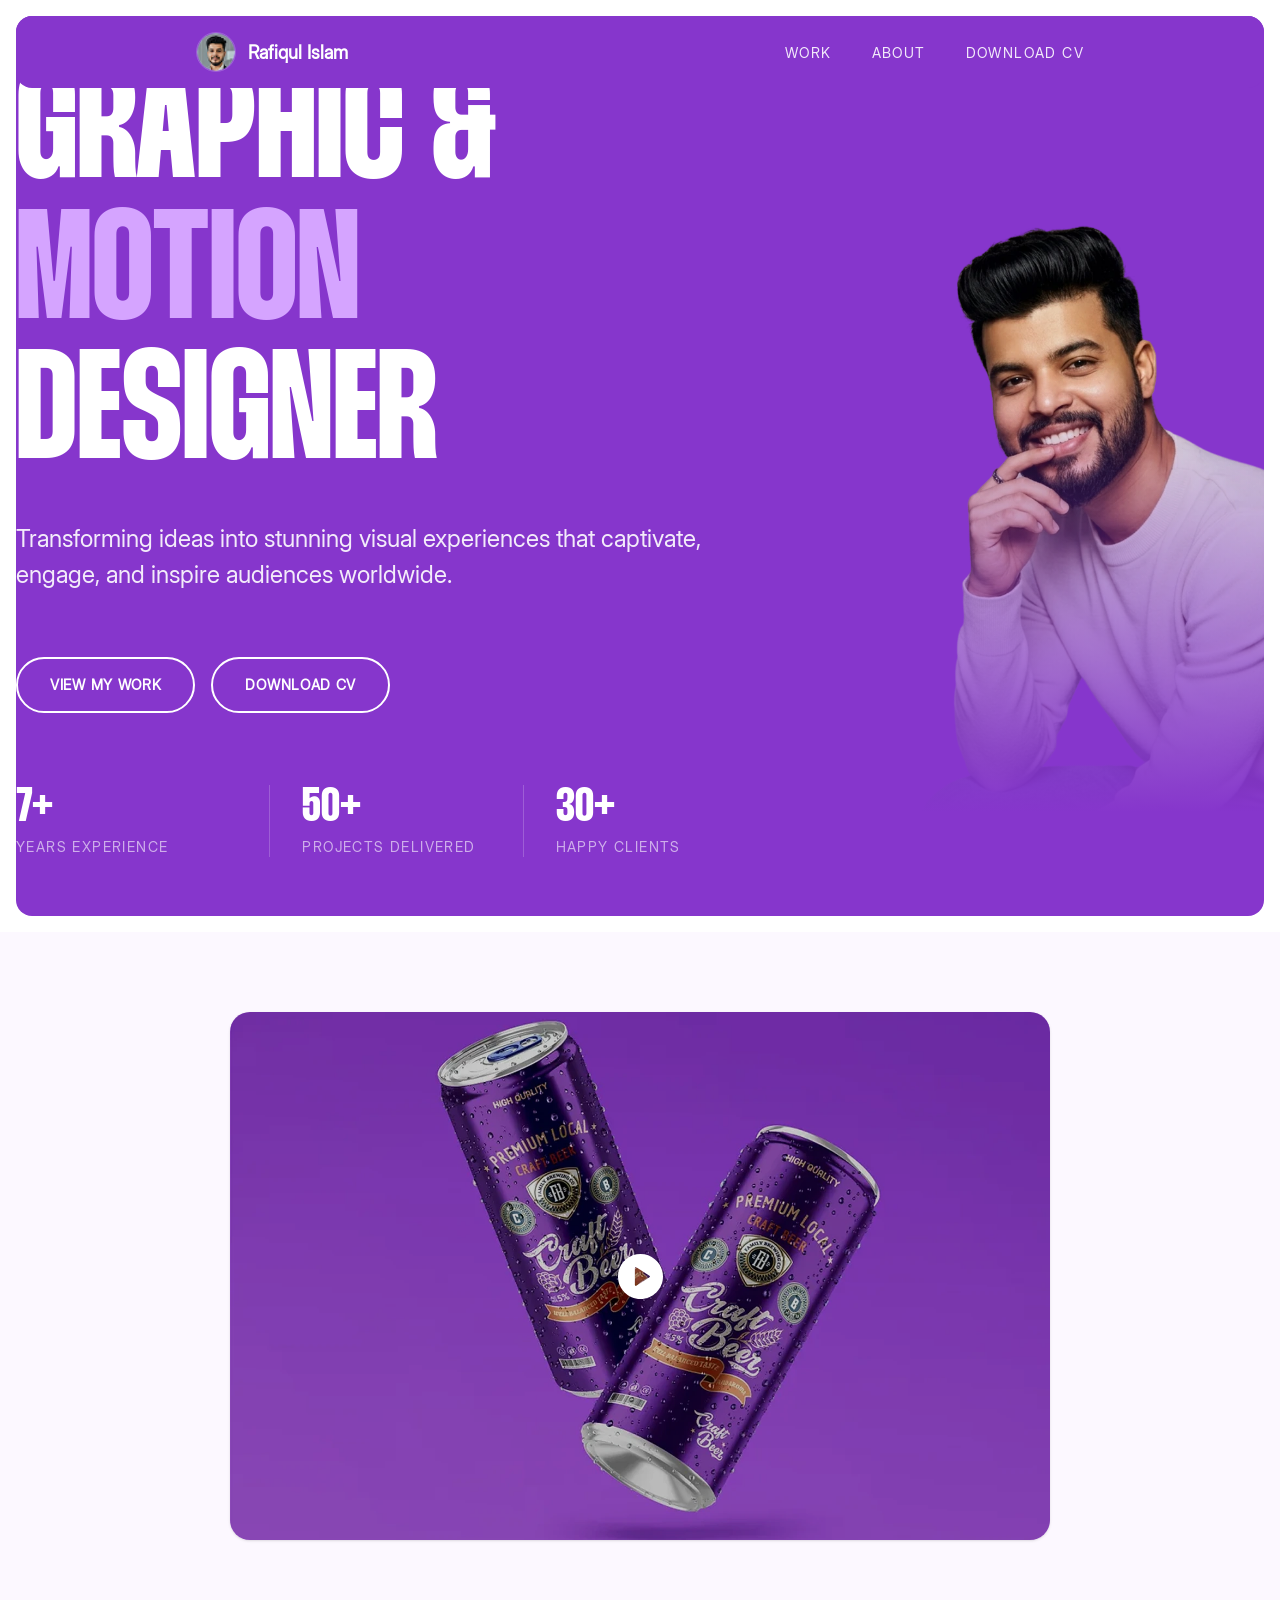
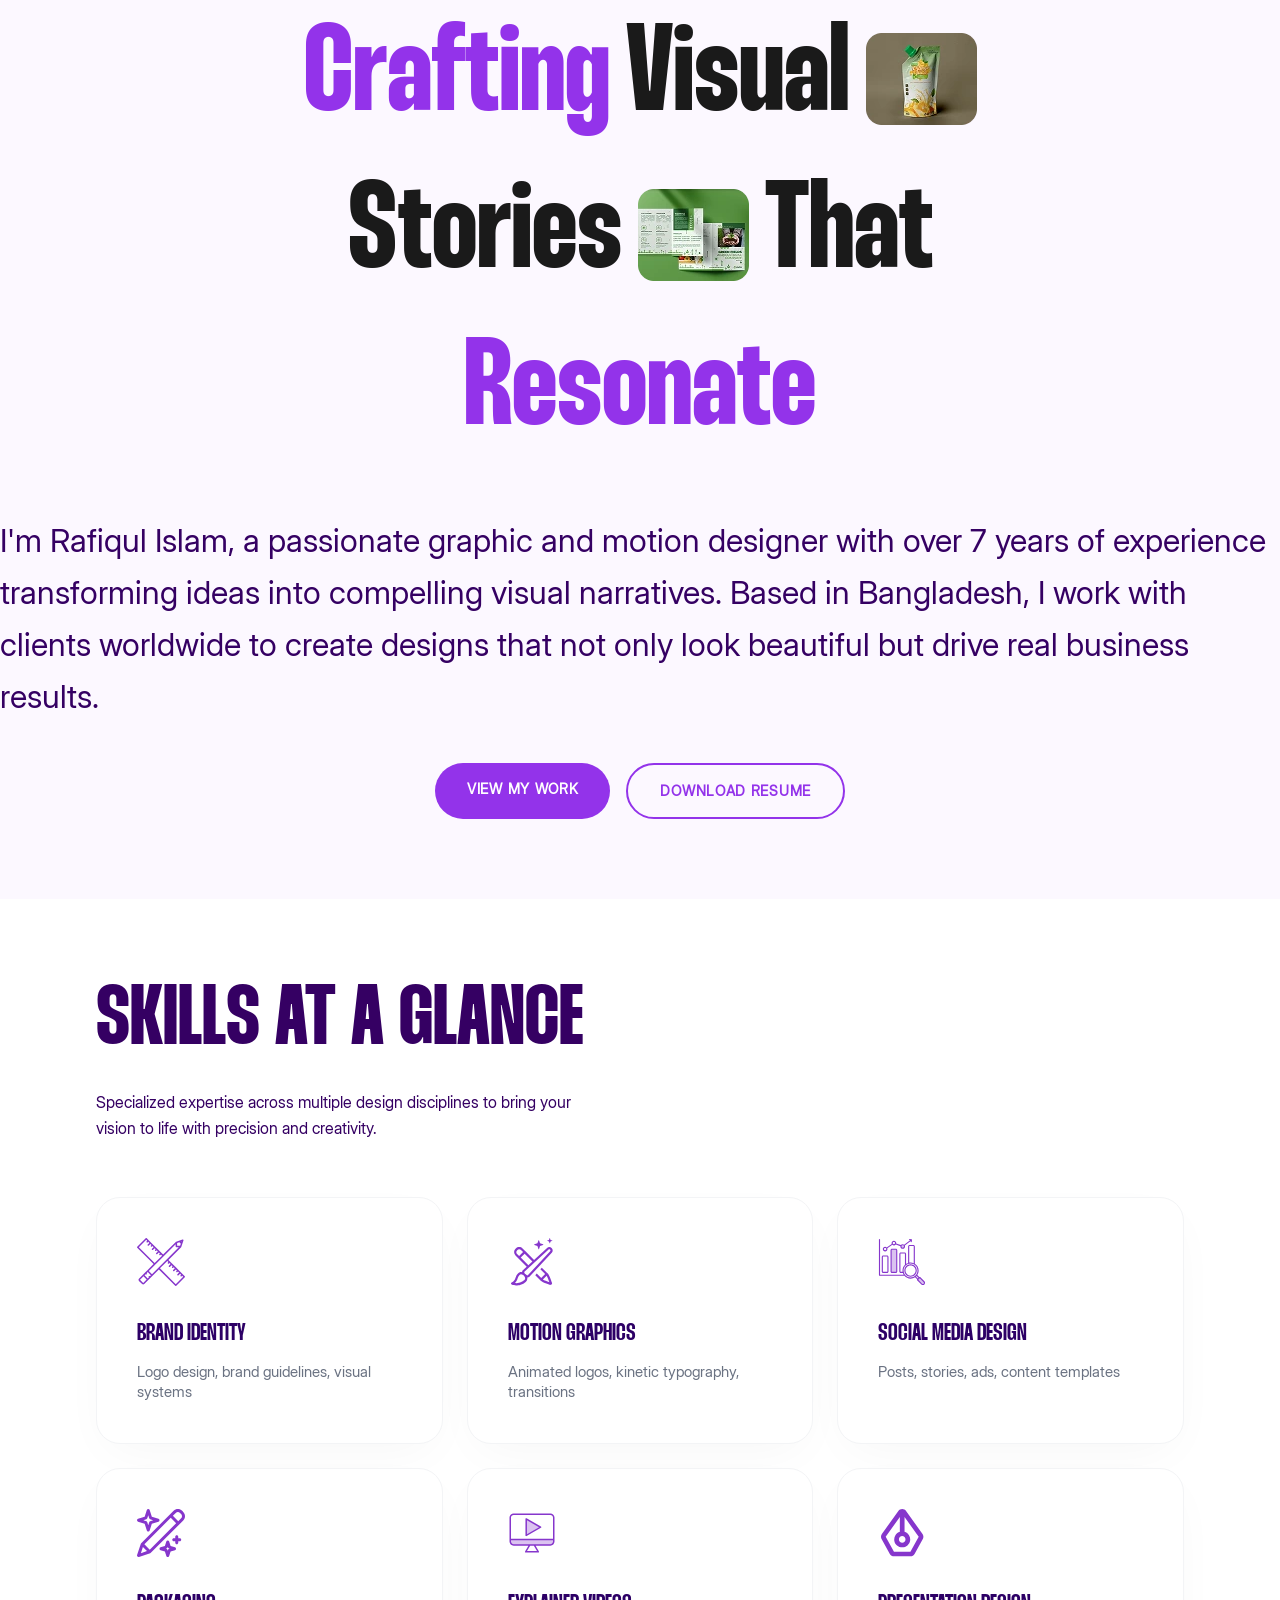
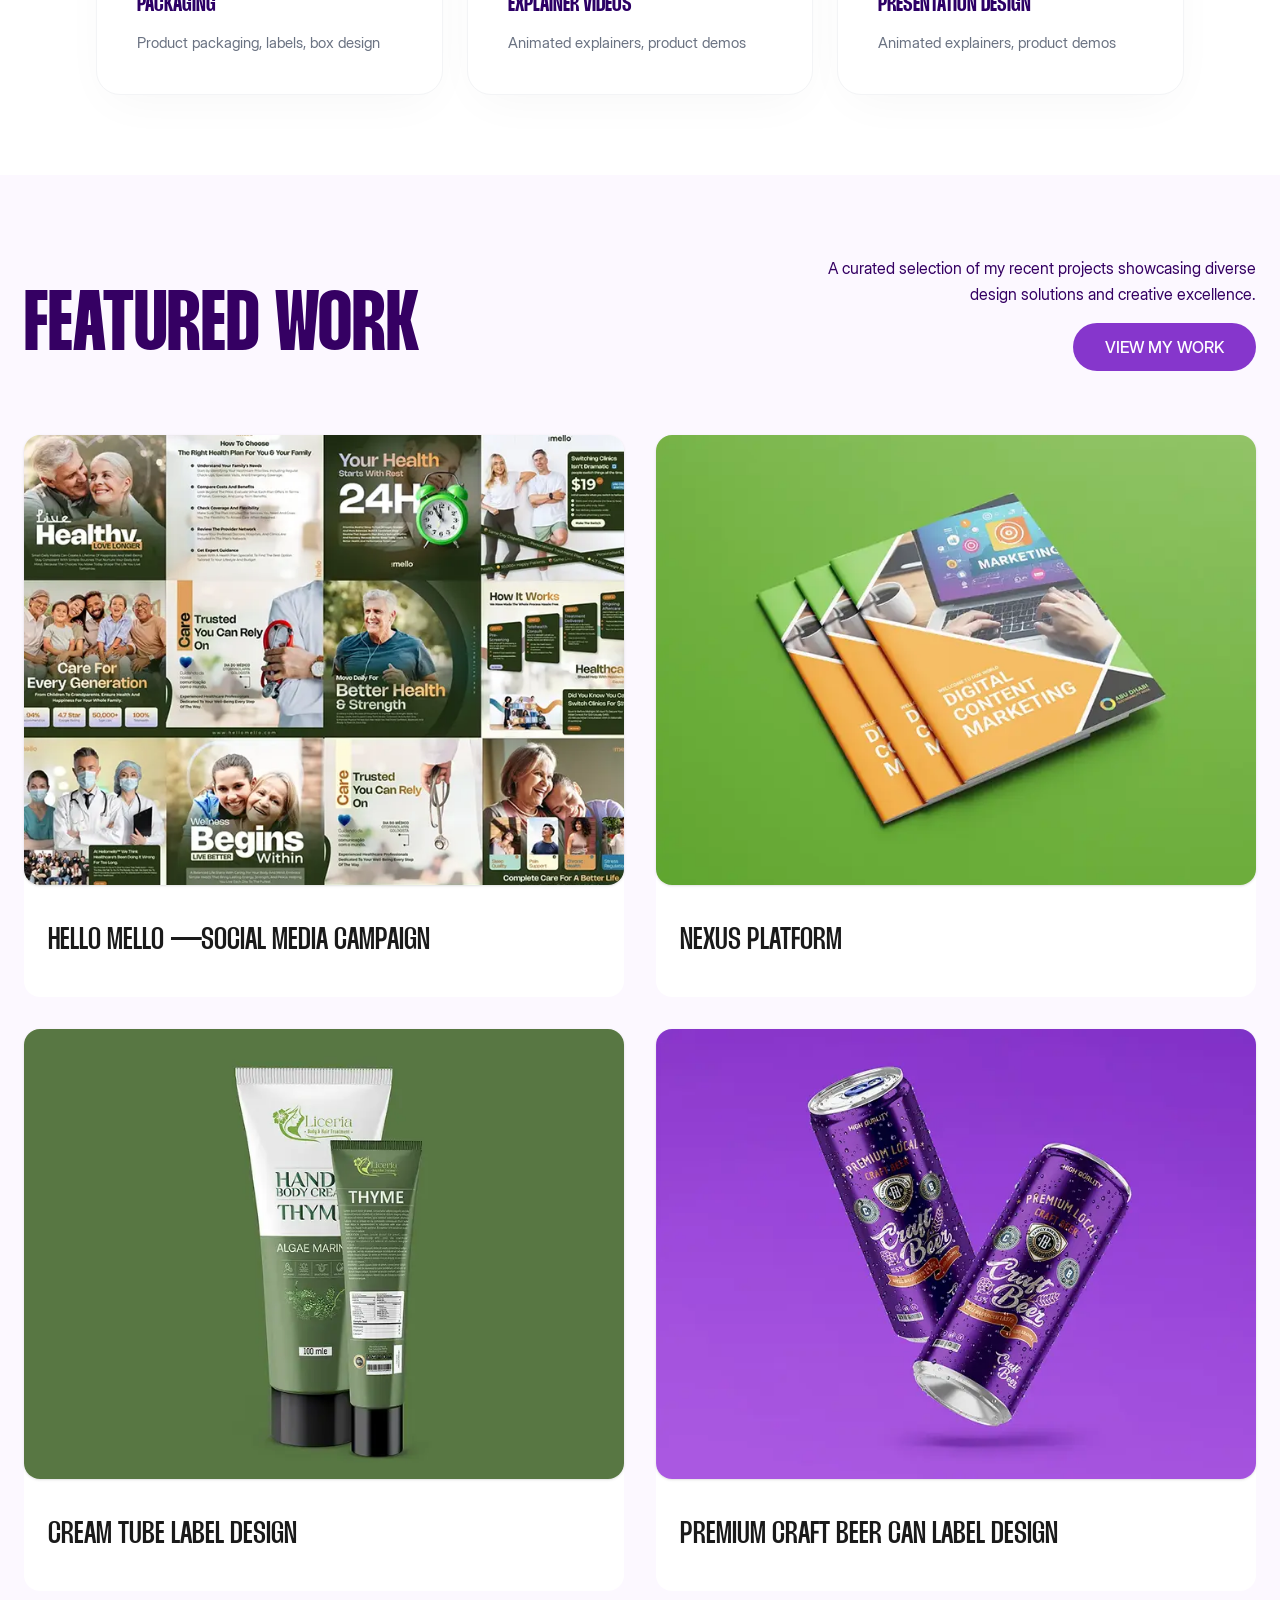
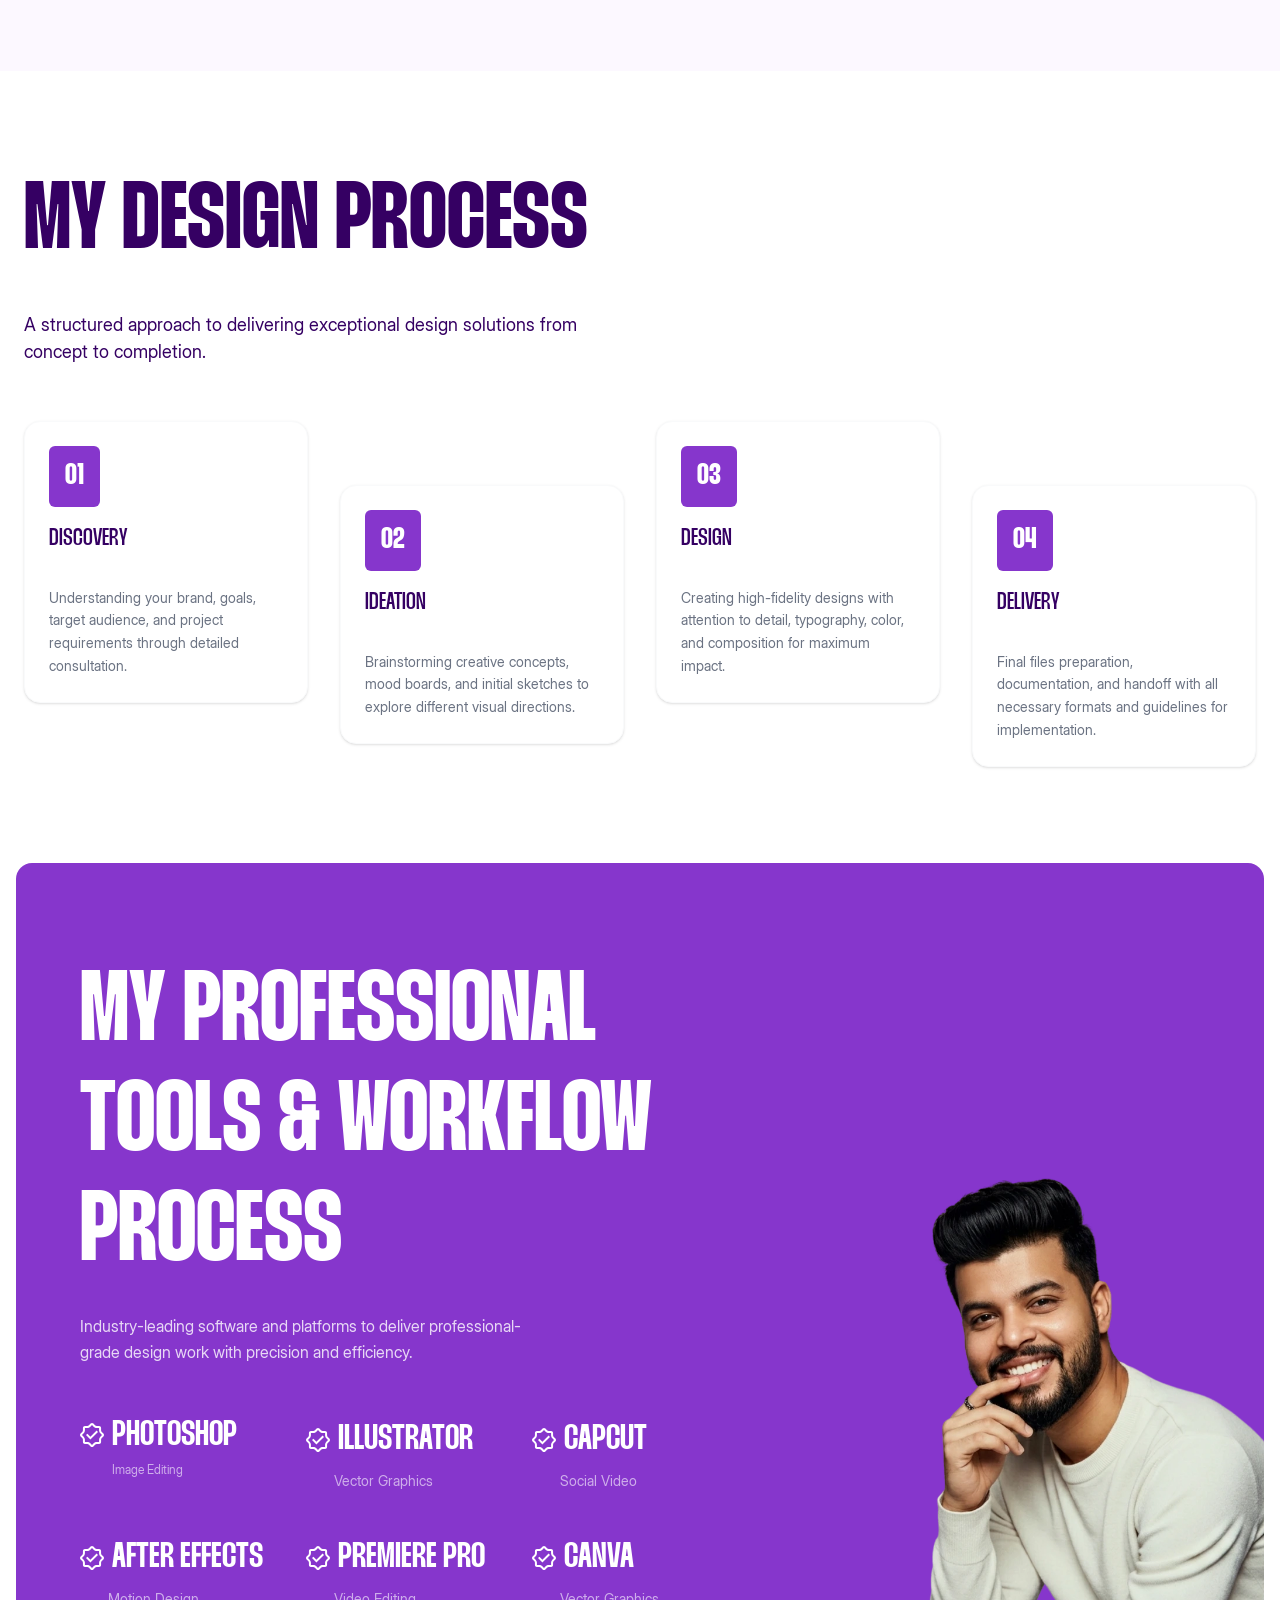
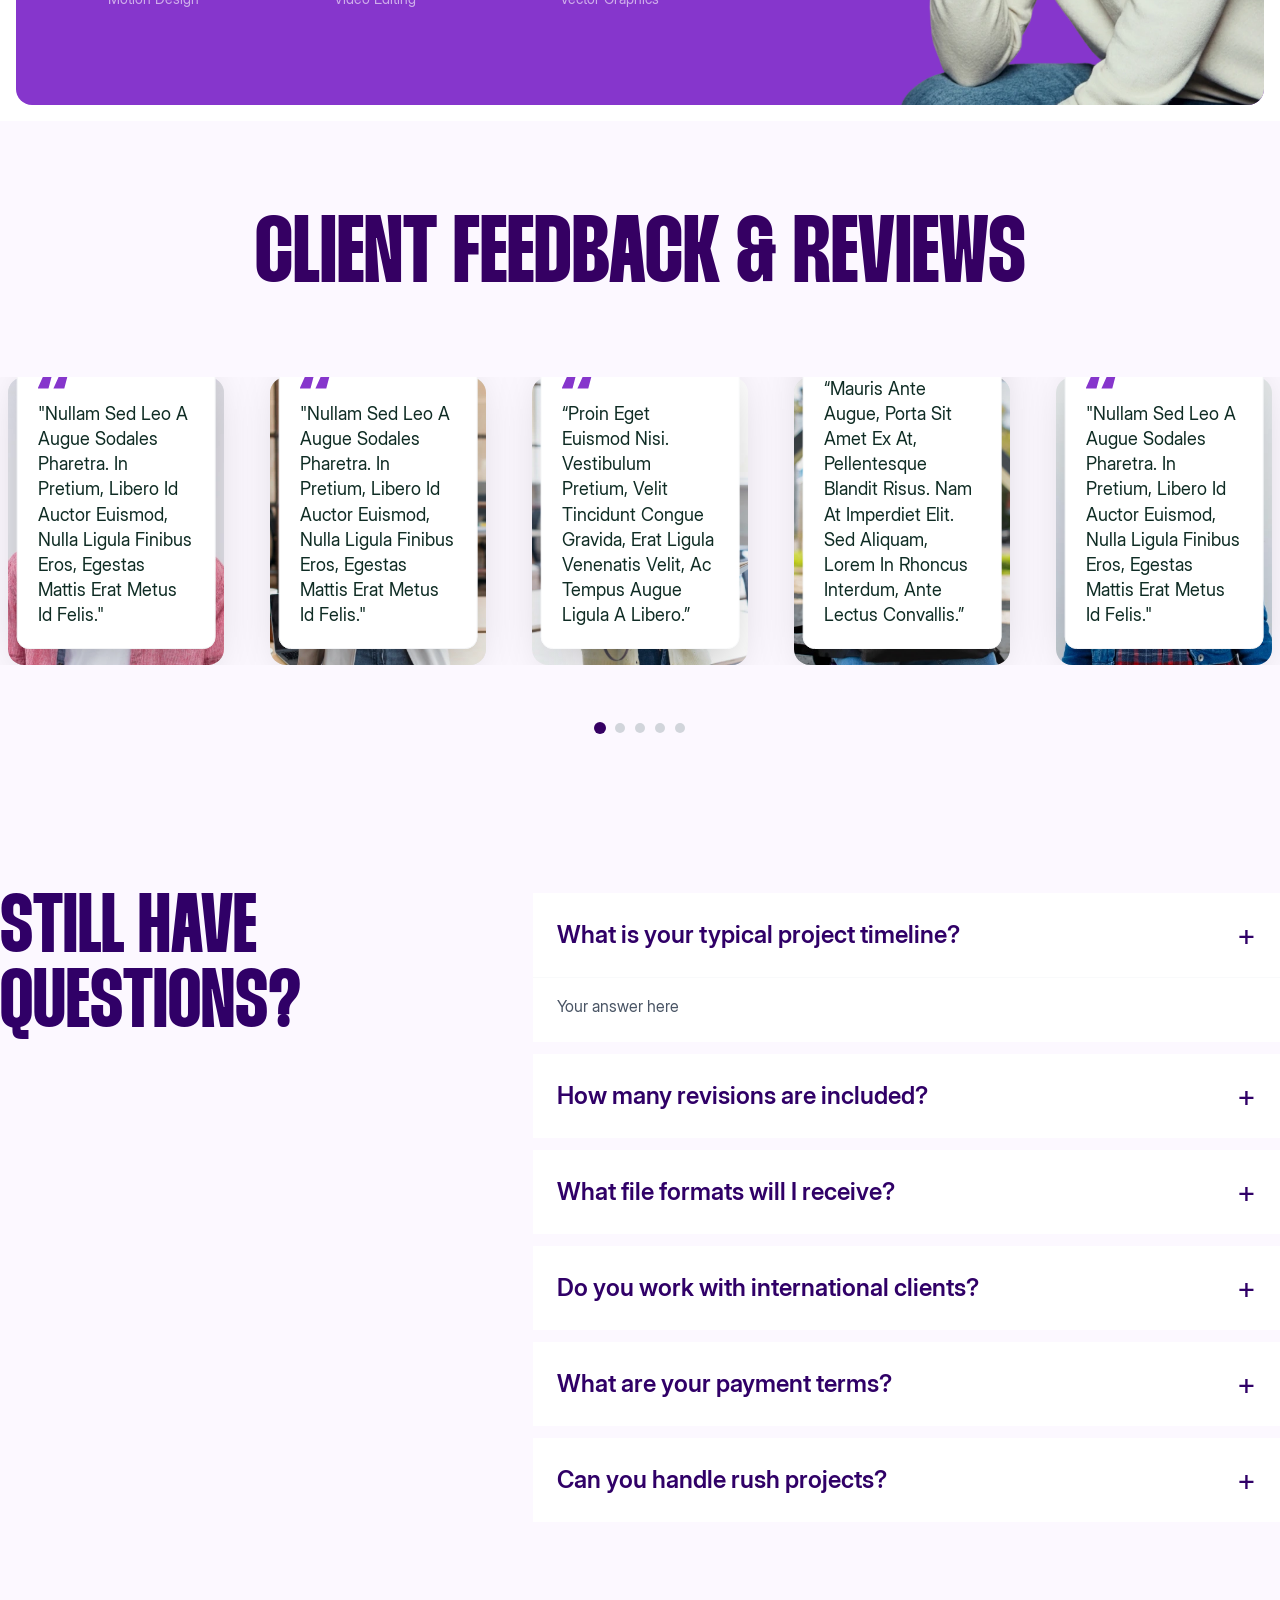
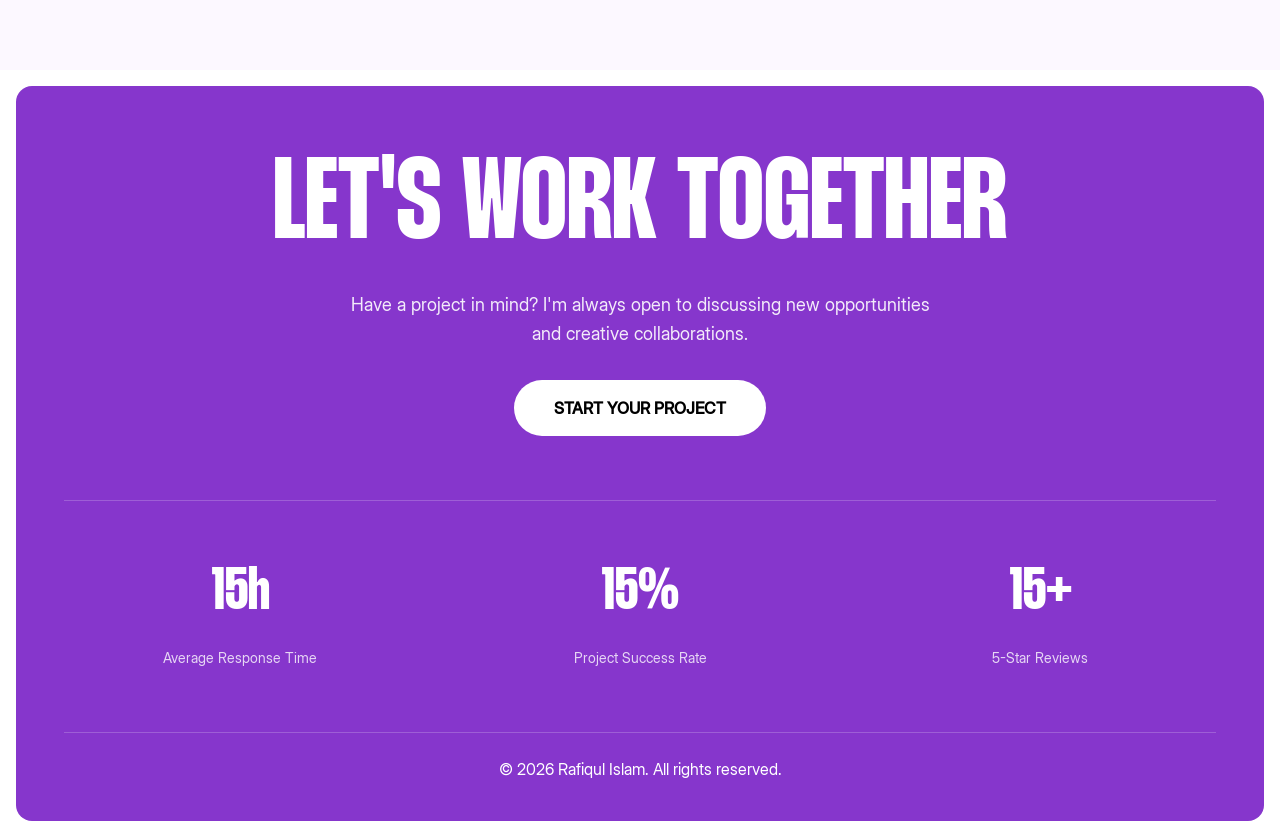
<file: index.html>
<!DOCTYPE html>
<html lang="en">

<head>
    <meta charset="UTF-8">
    <meta name="viewport" content="width=device-width, initial-scale=1.0">
    <title>Rafiqul Islam</title>
    <link rel="stylesheet" href="assets/css/style.css">
    <link rel="stylesheet" href="assets/css/splide.min.css">
</head>

<body>


    <nav id="navbar" class="navbar">
        <div class="nav-container">
            <a href="index.html" class="nav-brand">
                <div class="brand-img-wrapper">
                    <img src="assets/images/nav-img.png" alt="Rafiqul Islam" class="brand-img" />
                </div>
                <span class="brand-name">Rafiqul Islam</span>
            </a>

            <div class="nav-actions">
                <ul class="desktop-menu">
                    <li><a href="project.html" class="nav-link">Work</a></li>
                    <li><a href="#" class="nav-link">About</a></li>
                    <li><a href="#" class="nav-link">Download CV</a></li>
                </ul>

                <button id="hamburger" class="hamburger">
                    <span id="ham1" class="ham-line"></span>
                    <span id="ham2" class="ham-line"></span>
                    <span id="ham3" class="ham-line ham-short"></span>
                </button>
            </div>
        </div>
    </nav>

    <div id="mobile-menu" class="mobile-menu hidden">
        <a href="project.html" class="mobile-link border-bottom">Work</a>
        <a href="#" class="mobile-link border-bottom">About</a>
        <a href="#" class="mobile-link">Download CV</a>
    </div>



    <!-- Hero -->
    <section class="bg-[#8636CC] flex items-center overflow-hidden m-[8px] md:m-[16px] rounded-[16px]">
        <div class="container mx-auto min-h-screen flex items-center justify-center p-4 sm:p-8 md:p-0">
            <div class="grid grid-cols-12 gap-0 items-center flex-grow pt-16 md:pt-8">

                <div class="col-span-12 lg:col-span-7 z-10 space-y-8">
                    <div class="md:pb-[32px]">
                        <h1
                            class="font-thunder-bold text-white text-[90px] md:text-[156px] font-black leading-[0.9] uppercase pb-[32px]">
                            Graphic & <br><span class="text-[#D5A4FF]">Motion</span> Designer
                        </h1>
                        <p class="font-inter-display text-white/90 text-[24px]">
                            Transforming ideas into stunning visual experiences that captivate, engage, and inspire
                            audiences worldwide.
                        </p>
                    </div>

                    <div class="flex flex-wrap gap-4 pb-[40px]">
                        <a href="#"
                            class="border-2 border-white text-white px-8 py-4 rounded-full font-bold uppercase tracking-wider text-sm hover:bg-white hover:text-[#8636CC] transition-all">
                            View My Work
                        </a>
                        <a href="#"
                            class="border-2 border-white text-white px-8 py-4 rounded-full font-bold uppercase tracking-wider text-sm hover:bg-white hover:text-[#8636CC] transition-all">
                            Download CV
                        </a>
                    </div>

                    <div class="grid grid-cols-3 gap-3 md:gap-8 max-w-3xl pb-0 md:pb-[40px]">
                        <div class="flex flex-col">
                            <span class="font-thunder-bold text-white text-4xl md:text-5xl">
                                <span class="counter" data-target="7">0</span>+
                            </span>
                            <span class="text-white/60 text-xs md:text-sm uppercase tracking-widest mt-1">Years
                                Experience</span>
                        </div>

                        <div class="flex flex-col border-l border-white/20 pl-6 md:pl-8">
                            <span class="font-thunder-bold text-white text-4xl md:text-5xl">
                                <span class="counter" data-target="50">0</span>+
                            </span>
                            <span class="text-white/60 text-xs md:text-sm uppercase tracking-widest mt-1">Projects
                                Delivered</span>
                        </div>

                        <div class="flex flex-col border-l border-white/20 pl-8">
                            <span class="font-thunder-bold text-white text-4xl md:text-5xl">
                                <span class="counter" data-target="30">0</span>+
                            </span>
                            <span class="text-white/60 text-xs md:text-sm uppercase tracking-widest mt-1">Happy
                                Clients</span>
                        </div>
                    </div>
                </div>

                <div class="col-span-12 lg:col-span-5 mr-0 md:-mr-40 relative">
                    <img src="assets/images/hero-profile.webp" alt="Rafiqul Islam"
                        class="w-full aspect-1072/1040 object-cover" />
                    <div class="hero-gradient absolute inset-0 pointer-events-none">
                    </div>
                </div>

            </div>
        </div>

    </section>

    <!-- About -->
    <section class="bg-[#FCF8FF] py-10 md:py-20 px-4 md:px-0">
        <div class="container mx-auto">
            <div class="max-w-[820px] justify-center mx-auto mb-12 overflow-hidden rounded-[20px] shadow-sm relative group md:p-0"
                id="video-container">
                <img src="assets/images/home-img1.webp" alt="Featured Project" class="w-full h-auto block"
                    id="video-thumbnail">

                <button onclick="playVideo()"
                    class="absolute inset-0 flex items-center justify-center bg-black/20 group-hover:bg-black/40 transition-all duration-300"
                    id="play-button">
                    <div
                        class="w-full max-w-[45px] rounded-full flex items-center justify-center shadow-xl transform group-hover:scale-102 transition-transform cursor-pointer">
                        <img class="w-full aspect-45/45" src="assets/images/home-img7.svg" alt="Play Icon">
                    </div>
                </button>
            </div>

            <div class="mb-8 p-4">
                <h2
                    class="font-thunder-bold px-0 md:px-[250px] text-[56px] md:text-[124px] justify-center items-center flex flex-wrap gap-x-3 md:gap-x-4 md:gap-y-2 leading-[1.2]">
                    <span class="text-[#9333EA]">Crafting</span>
                    <span class="text-[#1A1A1A]">Visual</span>
                    <img src="assets/images/home-img2.webp" alt="Icon" class="w-[40px] md:w-auto rounded-lg">
                    <span class="text-[#1A1A1A]">Stories</span>
                    <img src="assets/images/home-img3.webp" alt="Icon" class="w-[40px] md:w-auto rounded-lg">
                    <span class="text-[#1A1A1A]">That</span>
                    <span class="text-[#9333EA]">Resonate</span>
                </h2>
            </div>

            <div class="mb-10 justify-center items-center flex flex-wrap">
                <p class="inter-display text-[#350063] text-[18px] md:text-[32px] leading-relaxed">
                    I'm Rafiqul Islam, a passionate graphic and motion designer with over 7 years of experience
                    transforming ideas into compelling visual narratives. Based in Bangladesh, I work with clients
                    worldwide to create designs that not only look beautiful but drive real business results.
                </p>
            </div>

            <div class="flex flex-wrap justify-center gap-4">
                <a href="#"
                    class="inter-display-medium text-center bg-[#9333EA] hover:bg-[#7e22ce] text-white w-full md:w-auto px-8 py-4 rounded-full font-semibold uppercase text-sm tracking-wider transition-all">
                    View My Work
                </a>
                <a href="#"
                    class="inter-display-medium text-center border-2 border-[#9333EA] text-[#9333EA] hover:bg-[#9333EA] hover:text-white w-full md:w-auto px-8 py-4 rounded-full font-semibold uppercase text-sm tracking-wider transition-all">
                    Download Resume
                </a>
            </div>
        </div>
    </section>

    <!-- Skills at a Glance -->
    <section class="bg-white py-0 md:py-20 px-6 md:px-12 lg:px-24">
        <div class="container mx-auto">
            <div class="mb-14">
                <h2
                    class="font-thunder-bold text-[#350063] text-[46px] md:text-[86px] font-black uppercase leading-none mb-6">
                    Skills at a Glance
                </h2>
                <p
                    class="font-inter-display text-[#350063] max-w-lg text-sm md:text-[16px] leading-relaxed font-medium">
                    Specialized expertise across multiple design disciplines to bring your vision to life with precision
                    and creativity.
                </p>
            </div>

            <div class="grid grid-cols-1 md:grid-cols-2 lg:grid-cols-3 gap-6">
                <div
                    class="bg-white border border-gray-100 p-6 md:p-10 rounded-[24px] shadow-[0_15px_50px_-12px_rgba(0,0,0,0.04)] hover:shadow-lg transition-all duration-300 flex flex-col items-start">
                    <div class="mb-8">
                        <img src="assets/images/home-img1.svg" alt="Brand Identity" class="w-12 h-12 object-contain">
                    </div>
                    <h3 class="font-thunder-semi-bold text-[#2D0066] text-2xl font-black uppercase mb-3">Brand
                        Identity</h3>
                    <p class="font-inter-display text-gray-500 text-[15px] leading-snug">Logo design, brand guidelines,
                        visual systems</p>
                </div>

                <div
                    class="bg-white border border-gray-100 p-6 md:p-10 rounded-[24px] shadow-[0_15px_50px_-12px_rgba(0,0,0,0.04)] hover:shadow-lg transition-all duration-300 flex flex-col items-start">
                    <div class="mb-8">
                        <img src="assets/images/home-img2.svg" alt="Motion Graphics" class="w-12 h-12 object-contain">
                    </div>
                    <h3 class="font-thunder-semi-bold text-[#2D0066] text-2xl font-black uppercase mb-3">Motion
                        Graphics</h3>
                    <p class="font-inter-display text-gray-500 text-[15px] leading-snug">Animated logos, kinetic
                        typography,
                        transitions
                    </p>
                </div>

                <div
                    class="bg-white border border-gray-100 p-6 md:p-10 rounded-[24px] shadow-[0_15px_50px_-12px_rgba(0,0,0,0.04)] hover:shadow-lg transition-all duration-300 flex flex-col items-start">
                    <div class="mb-8">
                        <img src="assets/images/home-img3.svg" alt="Social Media" class="w-12 h-12 object-contain">
                    </div>
                    <h3 class="font-thunder-semi-bold text-[#2D0066] text-2xl font-black uppercase mb-3">Social
                        Media Design</h3>
                    <p class="font-inter-display text-gray-500 text-[15px] leading-snug">Posts, stories, ads, content
                        templates</p>
                </div>

                <div
                    class="bg-white border border-gray-100 p-6 md:p-10 rounded-[24px] shadow-[0_15px_50px_-12px_rgba(0,0,0,0.04)] hover:shadow-lg transition-all duration-300 flex flex-col items-start">
                    <div class="mb-8">
                        <img src="assets/images/home-img4.svg" alt="Packaging" class="w-12 h-12 object-contain">
                    </div>
                    <h3 class="font-thunder-semi-bold text-[#2D0066] text-2xl font-black uppercase mb-3">
                        Packaging</h3>
                    <p class="font-inter-display text-gray-500 text-[15px] leading-snug">Product packaging, labels, box
                        design</p>
                </div>

                <div
                    class="bg-white border border-gray-100 p-6 md:p-10 rounded-[24px] shadow-[0_15px_50px_-12px_rgba(0,0,0,0.04)] hover:shadow-lg transition-all duration-300 flex flex-col items-start">
                    <div class="mb-8">
                        <img src="assets/images/home-img5.svg" alt="Explainer Videos" class="w-12 h-12 object-contain">
                    </div>
                    <h3 class="font-thunder-semi-bold text-[#2D0066] text-2xl font-black uppercase mb-3">
                        Explainer Videos</h3>
                    <p class="font-inter-display text-gray-500 text-[15px] leading-snug">Animated explainers, product
                        demos
                    </p>
                </div>

                <div
                    class="bg-white border border-gray-100 p-6 md:p-10 rounded-[24px] shadow-[0_15px_50px_-12px_rgba(0,0,0,0.04)] hover:shadow-lg transition-all duration-300 flex flex-col items-start">
                    <div class="mb-0 md:mb-8">
                        <img src="assets/images/home-img6.svg" alt="Presentation Design"
                            class="w-12 h-12 object-contain">
                    </div>
                    <h3 class="font-thunder-semi-bold text-[#2D0066] text-2xl font-black uppercase mb-3">Presentation
                        Design
                    </h3>
                    <p class="font-inter-display text-gray-500 text-[15px] leading-snug">Animated explainers, product
                        demos
                    </p>
                </div>
            </div>
        </div>
    </section>


    <!-- Featured Work -->
    <section class="bg-[#FCF8FF] py-10 md:py-20 px-4 md:px-6">
        <div class="container mx-auto">

            <div class="flex flex-col md:flex-row md:justify-between md:items-end gap-6 mb-16">
                <h2
                    class="font-thunder-bold text-[#350063] text-[46px] md:text-[86px] font-black uppercase leading-none pt-0">
                    Featured Work
                </h2>

                <div class="flex flex-col items-start md:items-end gap-4 max-w-md">
                    <p class="font-inter-display text-[#350063] text-[16px] leading-relaxed md:text-right">
                        A curated selection of my recent projects showcasing diverse design solutions and creative
                        excellence.
                    </p>
                    <a href="#"
                        class="font-inter-display-medium bg-[#8636CC] hover:bg-[#7e22ce] text-white px-8 py-3 rounded-full text-[16px] uppercase transition-all">
                        View My Work
                    </a>
                </div>
            </div>

            <div class="grid grid-cols-1 md:grid-cols-2 gap-8">

                <a href="project-details.html" class="group block bg-white rounded-2xl">
                    <div class="bg-white overflow-hidden shadow-sm rounded-[16px]">
                        <img src="assets/images/featured-image1.webp" alt="Hello Mello"
                            class="w-full aspect-[4/3] object-cover transition-transform duration-500 group-hover:scale-105">
                    </div>
                    <h3
                        class="font-thunder-medium text-[#1A1A1A] text-[18px] md:text-[32px] uppercase px-[24px] py-[32px]">
                        Hello Mello — Social Media Campaign
                    </h3>
                </a>

                <a href="project-details.html" class="group block bg-white rounded-2xl">
                    <div class="bg-white overflow-hidden shadow-sm rounded-[16px]">
                        <img src="assets/images/featured-image2.webp" alt="Nexus Platform"
                            class="w-full aspect-[4/3] object-cover transition-transform duration-500 group-hover:scale-105">
                    </div>
                    <h3
                        class="font-thunder-medium text-[#1A1A1A] text-[18px] md:text-[32px] uppercase px-[24px] py-[32px]">
                        Nexus Platform
                    </h3>
                </a>

                <a href="project-details.html" class="group block bg-white rounded-2xl">
                    <div class="bg-white overflow-hidden shadow-sm rounded-[16px]">
                        <img src="assets/images/featured-image3.webp" alt="Cream Tube"
                            class="w-full aspect-[4/3] object-cover transition-transform duration-500 group-hover:scale-105">
                    </div>
                    <h3
                        class="font-thunder-medium text-[#1A1A1A] text-[18px] md:text-[32px] uppercase px-[24px] py-[32px]">
                        Cream Tube Label Design
                    </h3>
                </a>

                <a href="project-details.html" class="group block bg-white rounded-2xl">
                    <div class="bg-white overflow-hidden shadow-sm rounded-[16px]">
                        <img src="assets/images/featured-image4.webp" alt="Beer Can"
                            class="w-full aspect-[4/3] object-cover transition-transform duration-500 group-hover:scale-105">
                    </div>
                    <h3
                        class="font-thunder-medium text-[#1A1A1A] text-[18px] md:text-[32px] uppercase px-[24px] py-[32px]">
                        Premium Craft Beer Can Label Design
                    </h3>
                </a>

            </div>
        </div>
    </section>



    <!-- My Design Process -->

    <section class="py-10 md:py-20 px-4 md:px-6">
        <div class="container mx-auto">

            <div class="pb-8 md:pb-14">
                <h2 class="font-thunder-bold text-[#350063] text-[46px] md:text-[96px] uppercase pb-4">
                    My Design Process
                </h2>
                <p class="font-inter-display text-[#350063] text-[18px] max-w-xl">
                    A structured approach to delivering exceptional design solutions from concept to completion.
                </p>
            </div>

            <div class="grid grid-cols-1 sm:grid-cols-2 lg:grid-cols-4 gap-8 items-start">

                <div
                    class="bg-white p-[24px] rounded-[16px] shadow-sm flex flex-col items-start border border-gray-50 gap-y-4">
                    <span class="bg-[#8636CC] text-white text-[30px] font-thunder-bold px-4 py-2 rounded-md">
                        01
                    </span>
                    <h3 class="font-thunder-medium text-[#350063] text-2xl uppercase mb-4">Discovery</h3>
                    <p class="font-inter-display text-gray-500 text-sm leading-relaxed">
                        Understanding your brand, goals, target audience, and project requirements through detailed
                        consultation.
                    </p>
                </div>

                <div
                    class="bg-white p-[24px] rounded-[16px] shadow-sm flex flex-col items-start border border-gray-50 md:mt-16 gap-y-4">
                    <span class="bg-[#8636CC] text-white text-[30px] font-thunder-bold px-4 py-2 rounded-md">
                        02
                    </span>
                    <h3 class="font-thunder-medium text-[#350063] text-2xl uppercase mb-4">Ideation</h3>
                    <p class="font-inter-display text-gray-500 text-sm leading-relaxed">
                        Brainstorming creative concepts, mood boards, and initial sketches to explore different visual
                        directions.
                    </p>
                </div>

                <div
                    class="bg-white p-[24px] rounded-[16px] shadow-sm flex flex-col items-start border border-gray-50 gap-y-4">
                    <span class="bg-[#8636CC] text-white text-[30px] font-thunder-bold px-4 py-2 rounded-md">
                        03
                    </span>
                    <h3 class="font-thunder-medium text-[#350063] text-2xl uppercase mb-4">Design</h3>
                    <p class="font-inter-display text-gray-500 text-sm leading-relaxed">
                        Creating high-fidelity designs with attention to detail, typography, color, and composition for
                        maximum impact.
                    </p>
                </div>

                <div
                    class="bg-white p-[24px] rounded-[16px] shadow-sm flex flex-col items-start border border-gray-50 md:mt-16 gap-y-4">
                    <span class="bg-[#8636CC] text-white text-[30px] font-thunder-bold px-4 py-2 rounded-md">
                        04
                    </span>
                    <h3 class="font-thunder-medium text-[#350063] text-2xl uppercase mb-4">Delivery</h3>
                    <p class="font-inter-display text-gray-500 text-sm leading-relaxed">
                        Final files preparation, documentation, and handoff with all necessary formats and guidelines
                        for implementation.
                    </p>
                </div>

            </div>
        </div>
    </section>

    <!-- Works Details -->
    <section class="overflow-hidden p-2 md:p-4">
        <div class="bg-[#8636CC] rounded-2xl overflow-hidden relative">
            <div class="container mx-auto px-4 md:px-12 lg:px-16">
                <div class="grid grid-cols-12 items-center">

                    <div class="col-span-12 lg:col-span-7 z-10 pt-12 md:pt-20 lg:pt-24 pb-0 lg:pb-24">
                        <h2
                            class="font-thunder-bold text-white text-[35px] md:text-[60px] lg:text-[100px] leading-[1.1] uppercase mb-6">
                            My Professional Tools <br class="hidden md:block"> & Workflow Process
                        </h2>

                        <p
                            class="font-inter-display text-white/80 text-sm md:text-base max-w-md mb-8 lg:mb-12 leading-relaxed">
                            Industry-leading software and platforms to deliver professional-grade design work with
                            precision and efficiency.
                        </p>

                        <!-- <div class="block lg:hidden w-full mb-10">
                            <div class="relative w-full max-w-[450px] mx-auto">
                                <img src="assets/images/hero-profile.webp" alt="Profile"
                                    class="w-full h-auto block object-contain" />
                                <div
                                    class="absolute inset-x-0 bottom-0 h-24 bg-gradient-to-t from-[#8636CC] to-transparent">
                                </div>
                            </div>
                        </div> -->

                        <div class="grid grid-cols-2 md:grid-cols-3 gap-y-10 gap-x-5 md:gap-x-6 pb-12 lg:pb-0">
                            <div class="space-y-1">
                                <div class="flex items-center gap-2">
                                    <img src="assets/images/workflow1.svg" alt="icon"
                                        class="w-4 h-4 md:w-6 md:h-6 object-contain text-white">

                                    <span
                                        class="font-thunder-semi-bold text-white uppercase text-[24px] md:text-[36px] leading-tight">
                                        Photoshop
                                    </span>
                                </div>
                                <p class="text-white/60 text-[10px] md:text-xs ml-6 md:ml-8">
                                    Image Editing
                                </p>
                            </div>

                            <div class="space-y-1">
                                <div class="flex items-center gap-2">
                                    <img src="assets/images/workflow1.svg" alt="icon"
                                        class="w-4 h-4 md:w-6 md:h-6 object-contain text-white">

                                    <span
                                        class="font-thunder-semi-bold text-white font-bold uppercase text-[24px] md:text-[36px]">Illustrator</span>
                                </div>
                                <p class="text-white/60 text-xs md:text-sm ml-7">Vector Graphics</p>
                            </div>

                            <div class="space-y-1">
                                <div class="flex items-center gap-2">
                                    <img src="assets/images/workflow1.svg" alt="icon"
                                        class="w-4 h-4 md:w-6 md:h-6 object-contain text-white">

                                    <span
                                        class="font-thunder-semi-bold text-white font-bold uppercase text-[24px] md:text-[36px]">Capcut</span>
                                </div>
                                <p class="text-white/60 text-xs md:text-sm ml-7">Social Video</p>
                            </div>

                            <div class="space-y-1">
                                <div class="flex items-center gap-2">
                                    <img src="assets/images/workflow1.svg" alt="icon"
                                        class="w-4 h-4 md:w-6 md:h-6 object-contain text-white">

                                    <span
                                        class="font-thunder-semi-bold text-white font-bold uppercase text-[24px] md:text-[36px]">After
                                        Effects</span>
                                </div>
                                <p class="text-white/60 text-xs md:text-sm ml-7">Motion Design</p>
                            </div>

                            <div class="space-y-1">
                                <div class="flex items-center gap-2">
                                    <img src="assets/images/workflow1.svg" alt="icon"
                                        class="w-4 h-4 md:w-6 md:h-6 object-contain text-white">

                                    <span
                                        class="font-thunder-semi-bold text-white font-bold uppercase text-[24px] md:text-[36px]">Premiere
                                        Pro</span>
                                </div>
                                <p class="text-white/60 text-xs md:text-sm ml-7">Video Editing</p>
                            </div>

                            <div class="space-y-1">
                                <div class="flex items-center gap-2">
                                    <img src="assets/images/workflow1.svg" alt="icon"
                                        class="w-4 h-4 md:w-6 md:h-6 object-contain text-white">

                                    <span
                                        class="font-thunder-semi-bold text-white font-bold uppercase text-[24px] md:text-[36px]">Canva</span>
                                </div>
                                <p class="text-white/60 text-xs md:text-sm ml-7">Vector Graphics</p>
                            </div>
                        </div>
                    </div>

                    <div class="flex col-span-12 md:col-span-5 items-end justify-end self-end mr-0 md:-mr-40">
                        <div class="relative w-full">
                            <img src="assets/images/hero-profile.webp" alt="Profile" class="w-full object-cover" />
                        </div>
                        <!-- <div class="hero-gradient absolute inset-0 pointer-events-none">
                        </div> -->
                    </div>

                </div>
            </div>
        </div>
    </section>



    <!-- Client Feedback & Reviews -->
    <section id="feedback-slider" class="splide bg-[#FCF8FF] pt-8 md:pt-16 pb-10 md:pb-20" aria-label="Client Feedback">
        <div class="container mx-auto">
            <h2 class="font-thunder-bold text-center text-[56px] md:text-[96px] text-[#350063] uppercase pb-4 md:pb-12">
                Client Feedback & Reviews
            </h2>
        </div>

        <div class="splide__track">
            <ul class="splide__list">
                <li class="splide__slide px-2">
                    <div class="relative">
                        <div class="rounded-2xl overflow-hidden bg-gray-200 aspect-[3/4]">
                            <img src="assets/images/feedback-img1.webp" alt="Client 1"
                                class="w-full h-full object-cover">
                        </div>
                        <div
                            class="absolute bottom-4 left-1/2 -translate-x-1/2 w-[92%] bg-white p-5 rounded-xl shadow-2xl border border-gray-50">
                            <img src="assets/images/feedback-icon.svg" alt="Quote" class="w-8 mb-3">
                            <p class="text-[14px] md:text-[18px] leading-[1.4] text-[#0F2C24] font-medium mx-">
                                “Proin Eget Euismod Nisi. Vestibulum Pretium, Velit Tincidunt Congue Gravida, Erat
                                Ligula Venenatis Velit, Ac Tempus Augue Ligula A Libero.”
                            </p>
                        </div>
                    </div>
                </li>

                <li class="splide__slide px-2">
                    <div class="relative">
                        <div class="rounded-2xl overflow-hidden bg-gray-200 aspect-[3/4]">
                            <img src="assets/images/feedback-img2.webp" alt="Client 2"
                                class="w-full h-full object-cover">
                        </div>
                        <div
                            class="absolute bottom-4 left-1/2 -translate-x-1/2 w-[92%] bg-white p-5 rounded-xl shadow-2xl border border-gray-50">
                            <img src="assets/images/feedback-icon.svg" alt="Quote" class="w-8 mb-3">
                            <p class="text-[14px] md:text-[18px] leading-[1.4] text-[#0F2C24] font-medium">
                                “Mauris Ante Augue, Porta Sit Amet Ex At, Pellentesque Blandit Risus. Nam At Imperdiet
                                Elit. Sed Aliquam, Lorem In Rhoncus Interdum, Ante Lectus Convallis.”
                            </p>
                        </div>
                    </div>
                </li>

                <li class="splide__slide px-2">
                    <div class="relative">
                        <div class="rounded-2xl overflow-hidden bg-gray-200 aspect-[3/4]">
                            <img src="assets/images/feedback-img3.webp" alt="Client 3"
                                class="w-full h-full object-cover">
                        </div>
                        <div
                            class="absolute bottom-4 left-1/2 -translate-x-1/2 w-[92%] bg-white p-5 rounded-xl shadow-2xl border border-gray-100">
                            <img src="assets/images/feedback-icon.svg" alt="Quote" class="w-8 mb-3">
                            <p class="text-[14px] md:text-[18px] leading-[1.4] text-[#0F2C24] font-medium">
                                "Nullam Sed Leo A Augue Sodales Pharetra. In Pretium, Libero Id Auctor Euismod, Nulla
                                Ligula Finibus Eros, Egestas Mattis Erat Metus Id Felis."
                            </p>
                        </div>
                    </div>
                </li>

                <li class="splide__slide px-2">
                    <div class="relative">
                        <div class="rounded-2xl overflow-hidden bg-gray-200 aspect-[3/4]">
                            <img src="assets/images/feedback-img5.webp" alt="Client 4"
                                class="w-full h-full object-cover">
                        </div>
                        <div
                            class="absolute bottom-4 left-1/2 -translate-x-1/2 w-[92%] bg-white p-5 rounded-xl shadow-2xl border border-gray-100">
                            <img src="assets/images/feedback-icon.svg" alt="Quote" class="w-8 mb-3">
                            <p class="text-[14px] md:text-[18px] leading-[1.4] text-[#0F2C24] font-medium">
                                "Nullam Sed Leo A Augue Sodales Pharetra. In Pretium, Libero Id Auctor Euismod, Nulla
                                Ligula Finibus Eros, Egestas Mattis Erat Metus Id Felis."
                            </p>
                        </div>
                    </div>
                </li>

                <li class="splide__slide px-2">
                    <div class="relative">
                        <div class="rounded-2xl overflow-hidden bg-gray-200 aspect-[3/4]">
                            <img src="assets/images/feedback-img6.webp" alt="Client 5"
                                class="w-full h-full object-cover">
                        </div>
                        <div
                            class="absolute bottom-4 left-1/2 -translate-x-1/2 w-[92%] bg-white p-5 rounded-xl shadow-2xl border border-gray-100">
                            <img src="assets/images/feedback-icon.svg" alt="Quote" class="w-8 mb-3">
                            <p class="text-[14px] md:text-[18px] leading-[1.4] text-[#0F2C24] font-medium">
                                "Nullam Sed Leo A Augue Sodales Pharetra. In Pretium, Libero Id Auctor Euismod, Nulla
                                Ligula Finibus Eros, Egestas Mattis Erat Metus Id Felis."
                            </p>
                        </div>
                    </div>
                </li>
            </ul>
        </div>
    </section>



    <!-- FAQ -->
    <section class="bg-[#FCF8FF] py-10 md:py-37">
        <div class="container mx-auto overflow-hidden">
            <div class="grid grid-cols-12 gap-0 items-start">

                <div class="col-span-12 lg:col-span-5 px-4 md:px-0 pb-10 lg:pb-0">
                    <h2
                        class="font-thunder-bold text-[#300067] text-[54px] md:text-[84px] font-black leading-[0.9] uppercase">
                        Still Have<br>Questions?
                    </h2>
                </div>

                <div class="col-span-12 lg:col-span-7 space-y-3" id="faq-container">

                    <details class="group bg-white transition-all duration-200" open>
                        <summary class="flex justify-between items-center p-6 cursor-pointer list-none">
                            <span class="font-inter-display-semibold text-[#300067] text-[16px] md:text-[24px]">What is
                                your typical project timeline?</span>
                            <span class="text-[#300067] text-3xl font-light leading-none">+</span>
                        </summary>
                        <div class="px-6 pb-6 text-gray-600 border-t border-gray-50 pt-4">
                            Your answer here
                        </div>
                    </details>

                    <details class="group bg-white transition-all duration-200">
                        <summary class="flex justify-between items-center p-6 cursor-pointer list-none">
                            <span class="font-inter-display-semibold text-[#300067] text-[16px] md:text-[24px]">How many
                                revisions are included?</span>
                            <span class="text-[#300067] text-3xl font-light leading-none">+</span>
                        </summary>
                        <div class="px-6 pb-6 text-gray-600 border-t border-gray-50 pt-4">
                            Your answer here
                        </div>
                    </details>

                    <details class="group bg-white transition-all duration-200">
                        <summary class="flex justify-between items-center p-6 cursor-pointer list-none">
                            <span class="font-inter-display-semibold text-[#300067] text-[16px] md:text-[24px]">What
                                file formats will I receive?</span>
                            <span class="text-[#300067] text-3xl font-light leading-none">+</span>
                        </summary>
                        <div class="px-6 pb-6 text-gray-600 border-t border-gray-50 pt-4">
                            Your answer here
                        </div>
                    </details>

                    <details class="group bg-white transition-all duration-200">
                        <summary class="flex justify-between items-center p-6 cursor-pointer list-none">
                            <span class="font-inter-display-semibold text-[#300067] text-[16px] md:text-[24px]">Do you
                                work with international clients?</span>
                            <span class="text-[#300067] text-3xl font-light leading-none">+</span>
                        </summary>
                        <div class="px-6 pb-6 text-gray-600 border-t border-gray-50 pt-4">
                            Your answer here
                        </div>
                    </details>

                    <details class="group bg-white transition-all duration-200">
                        <summary class="flex justify-between items-center p-6 cursor-pointer list-none">
                            <span class="font-inter-display-semibold text-[#300067] text-[16px] md:text-[24px]">What are
                                your payment terms?</span>
                            <span class="text-[#300067] text-3xl font-light leading-none">+</span>
                        </summary>
                        <div class="px-6 pb-6 text-gray-600 border-t border-gray-50 pt-4">
                            Your answer here
                        </div>
                    </details>

                    <details class="group bg-white transition-all duration-200">
                        <summary class="flex justify-between items-center p-6 cursor-pointer list-none">
                            <span class="font-inter-display-semibold text-[#300067] text-[16px] md:text-[24px]">Can you
                                handle rush projects?</span>
                            <span class="text-[#300067] text-3xl font-light leading-none">+</span>
                        </summary>
                        <div class="px-6 pb-6 text-gray-600 border-t border-gray-50 pt-4">
                            Your answer here
                        </div>
                    </details>

                </div>
            </div>
        </div>
    </section>





    <footer class="main-footer">
        <div class="footer-container">
            <h2 class="footer-title">
                Let's Work Together
            </h2>

            <p class="footer-description">
                Have a project in mind? I'm always open to discussing new opportunities and creative collaborations.
            </p>

            <button class="footer-cta">
                Start Your Project
            </button>

            <div class="footer-divider-top"></div>

            <div class="stats-grid">
                <div class="stat-item">
                    <div class="stat-number">
                        <span class="counter" data-target="24">0</span>h
                    </div>
                    <p class="stat-label">Average Response Time</p>
                </div>
                <div class="stat-item">
                    <div class="stat-number">
                        <span class="counter" data-target="100">0</span>%
                    </div>
                    <p class="stat-label">Project Success Rate</p>
                </div>
                <div class="stat-item">
                    <div class="stat-number">
                        <span class="counter" data-target="50">0</span>+
                    </div>
                    <p class="stat-label">5-Star Reviews</p>
                </div>
            </div>
        </div>

        <div class="footer-divider-bottom"></div>
        <div class="footer-copyright">
            © 2026 Rafiqul Islam. All rights reserved.
        </div>
    </footer>

    <script src="assets/js/splide.min.js"></script>
    <script src="assets/js/script.js"></script>
</body>

</html>
</file>
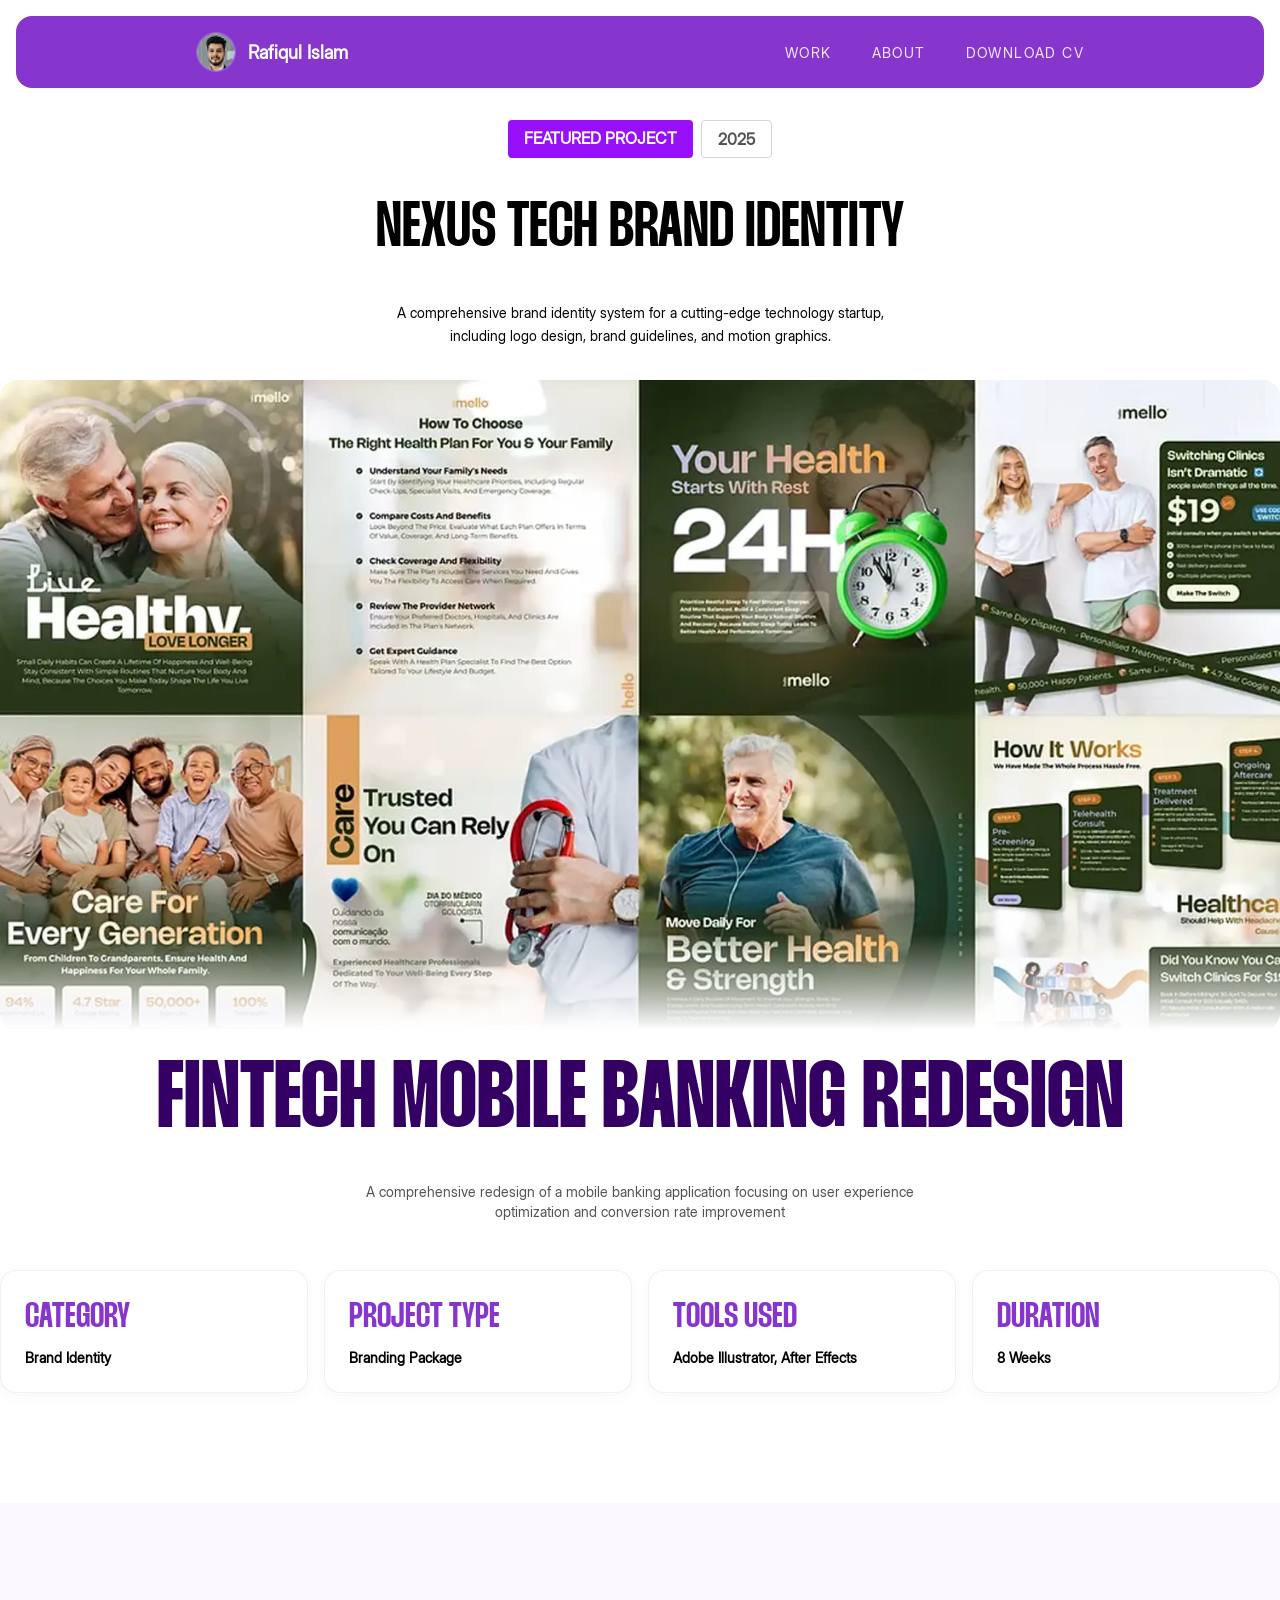
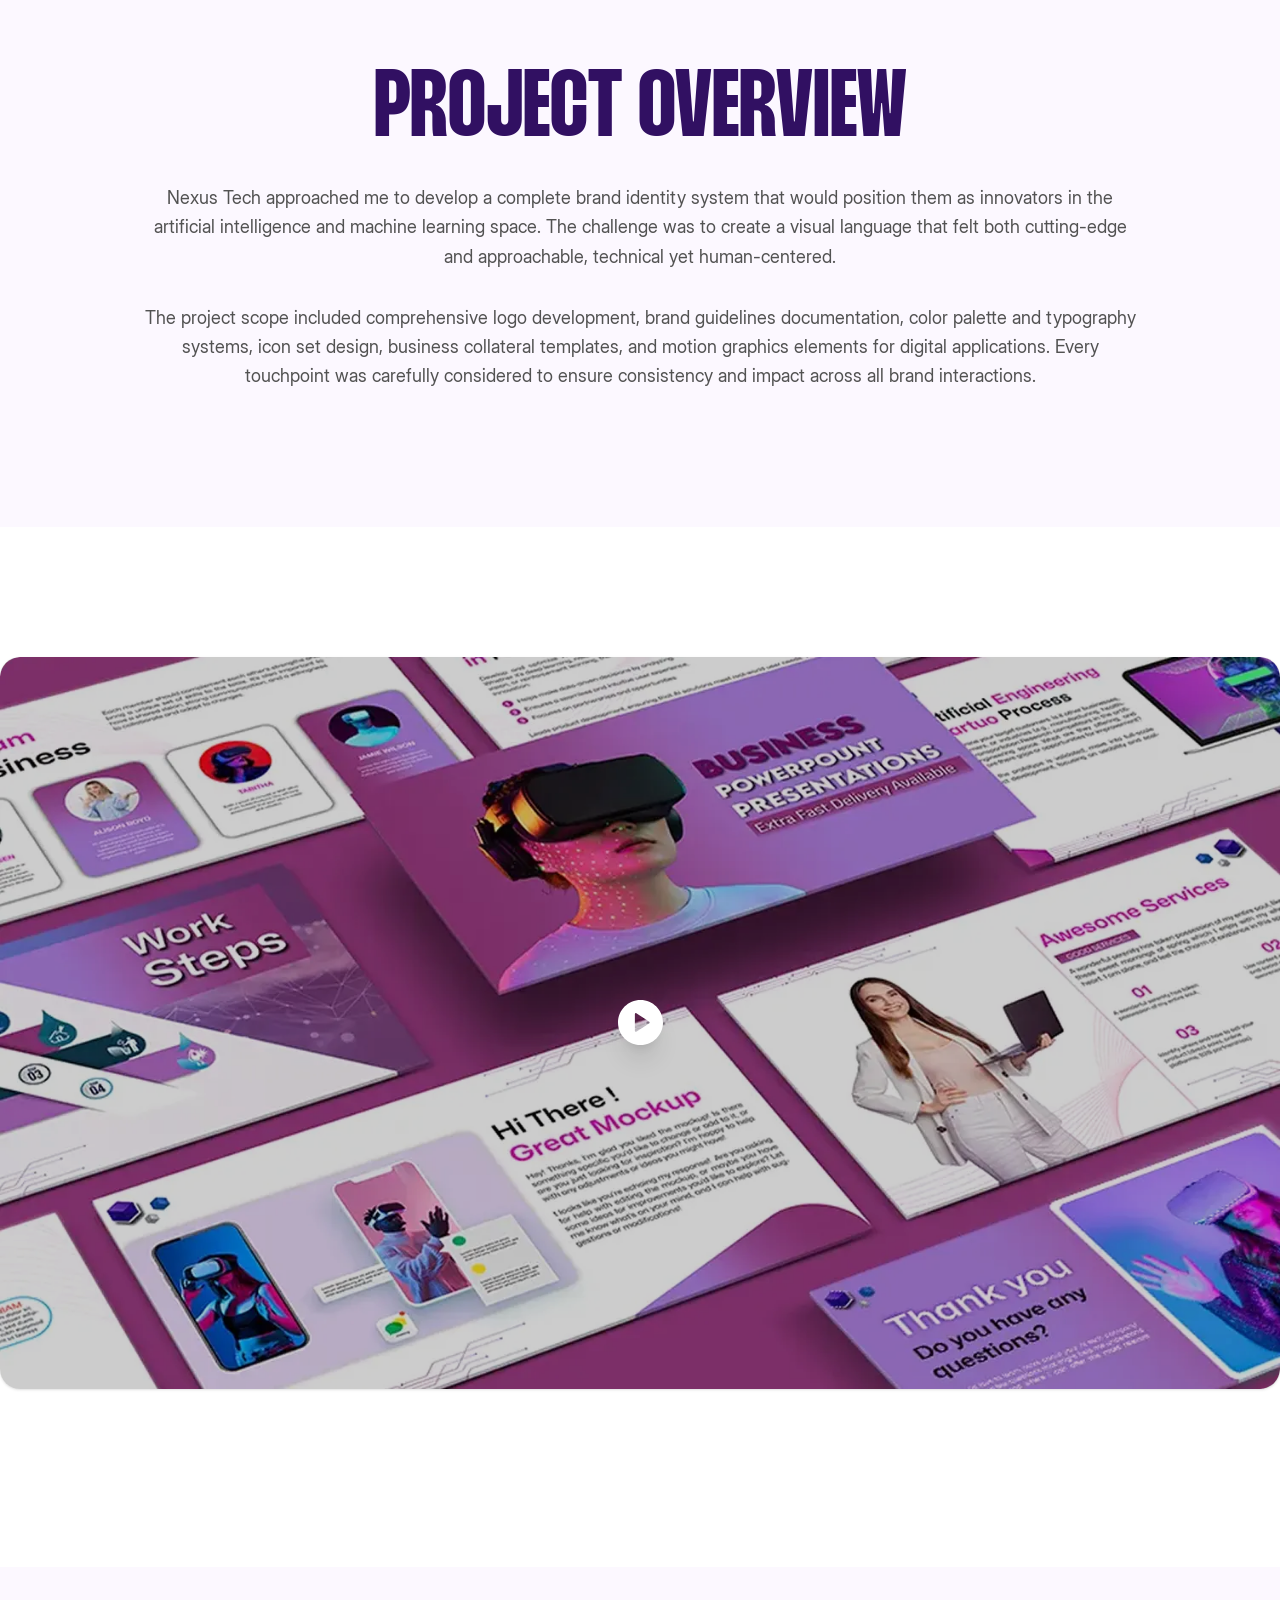
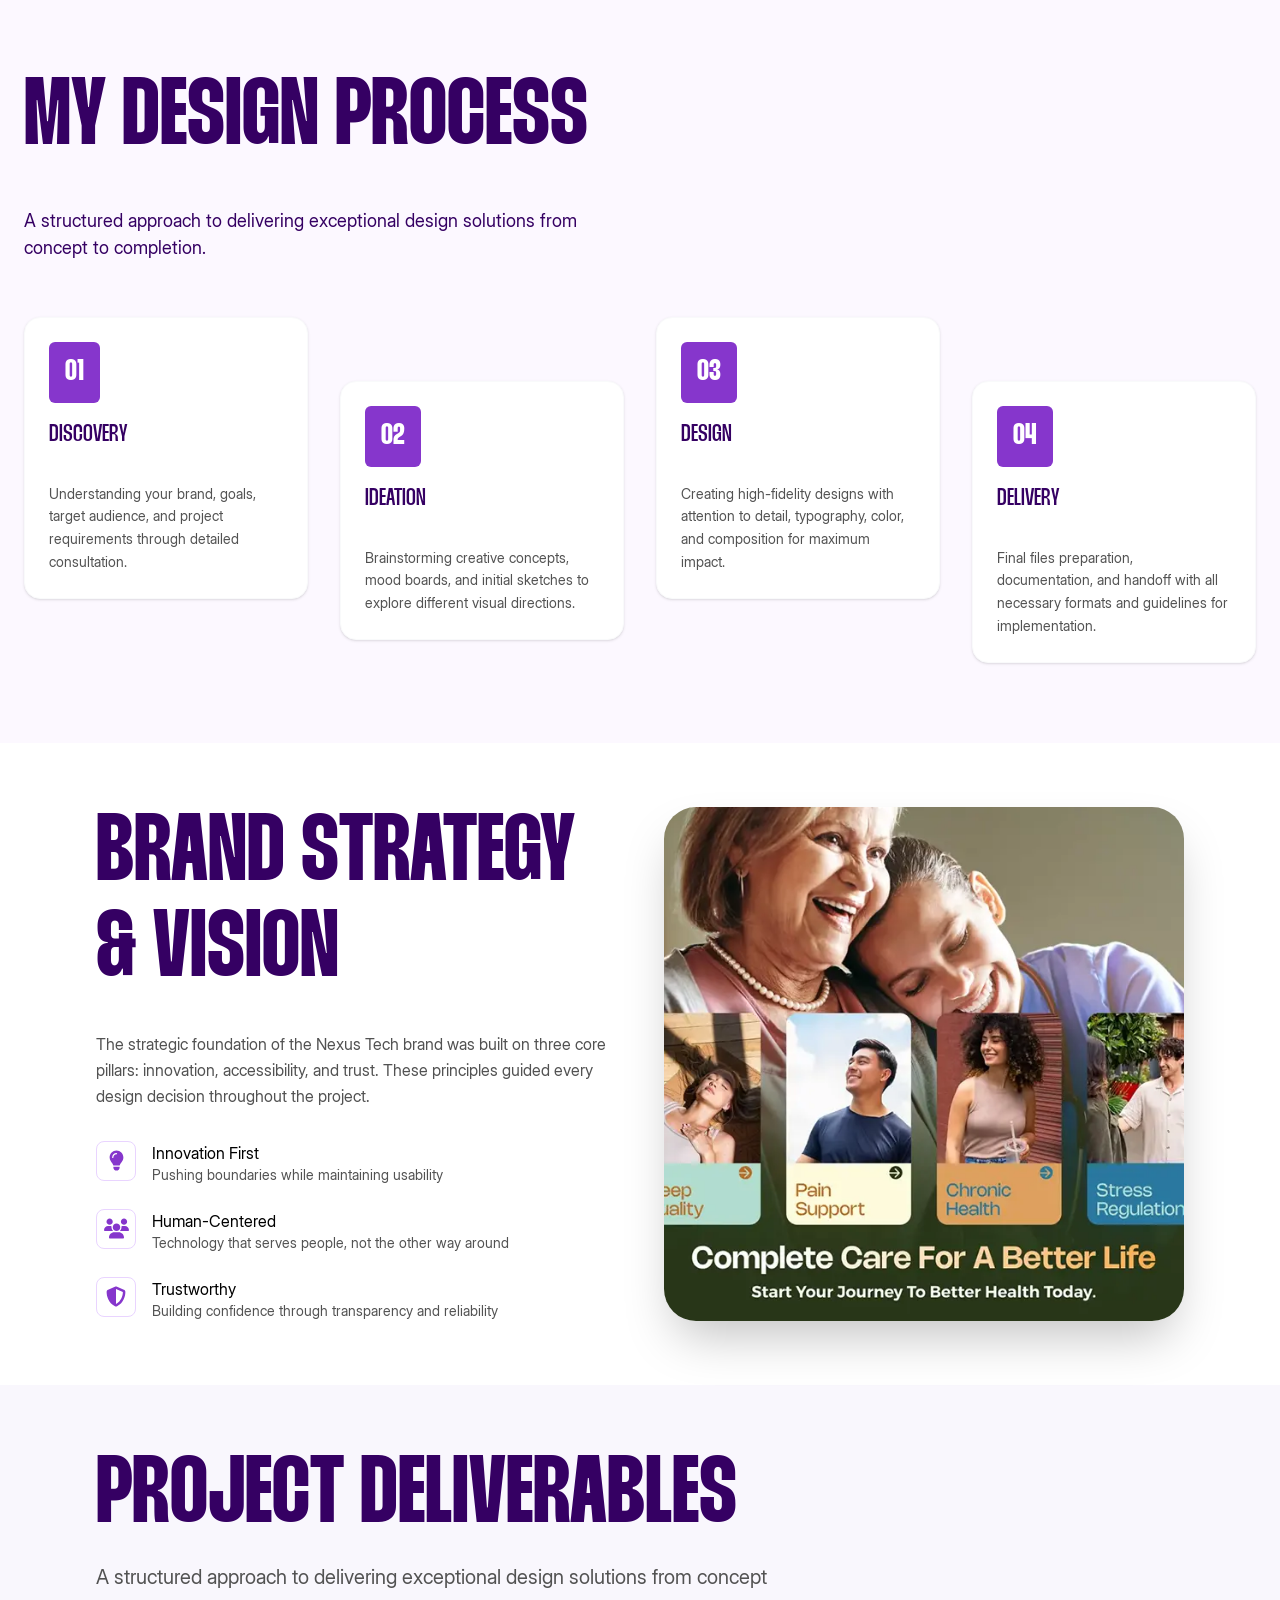
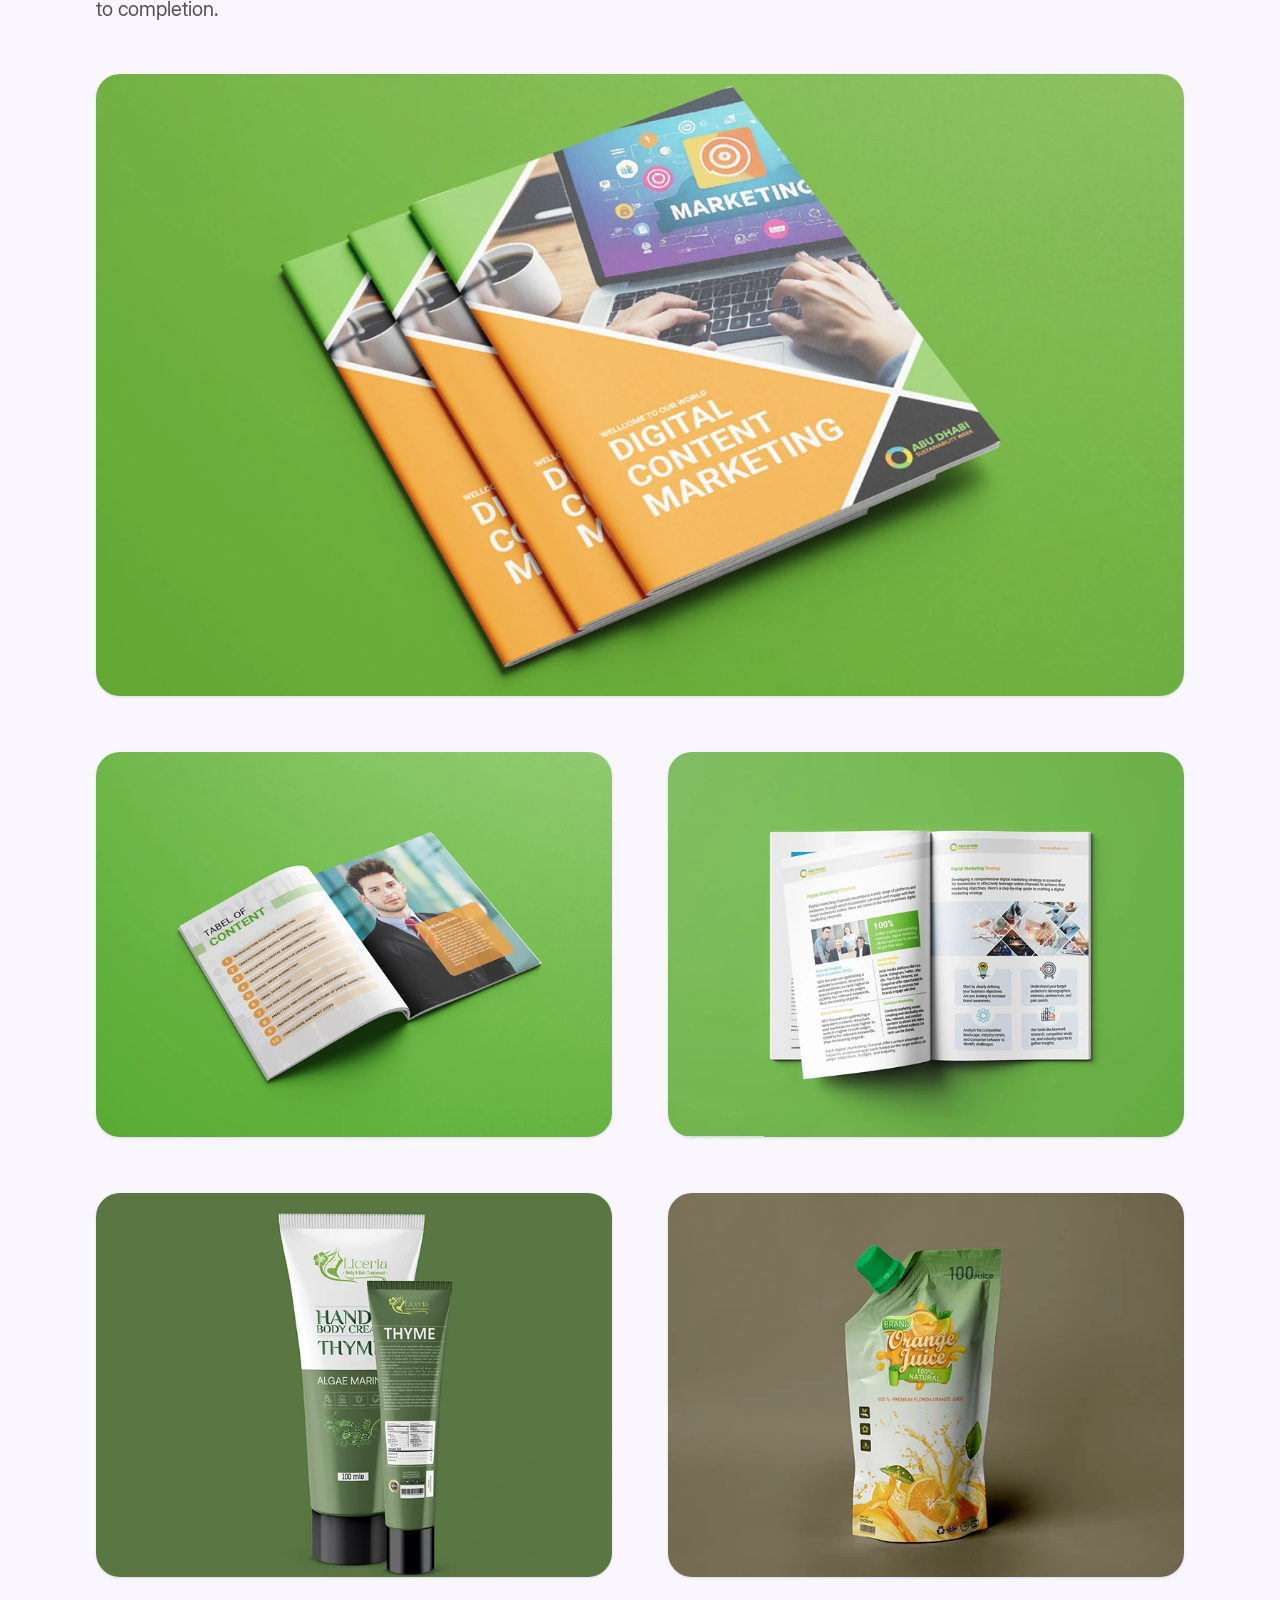
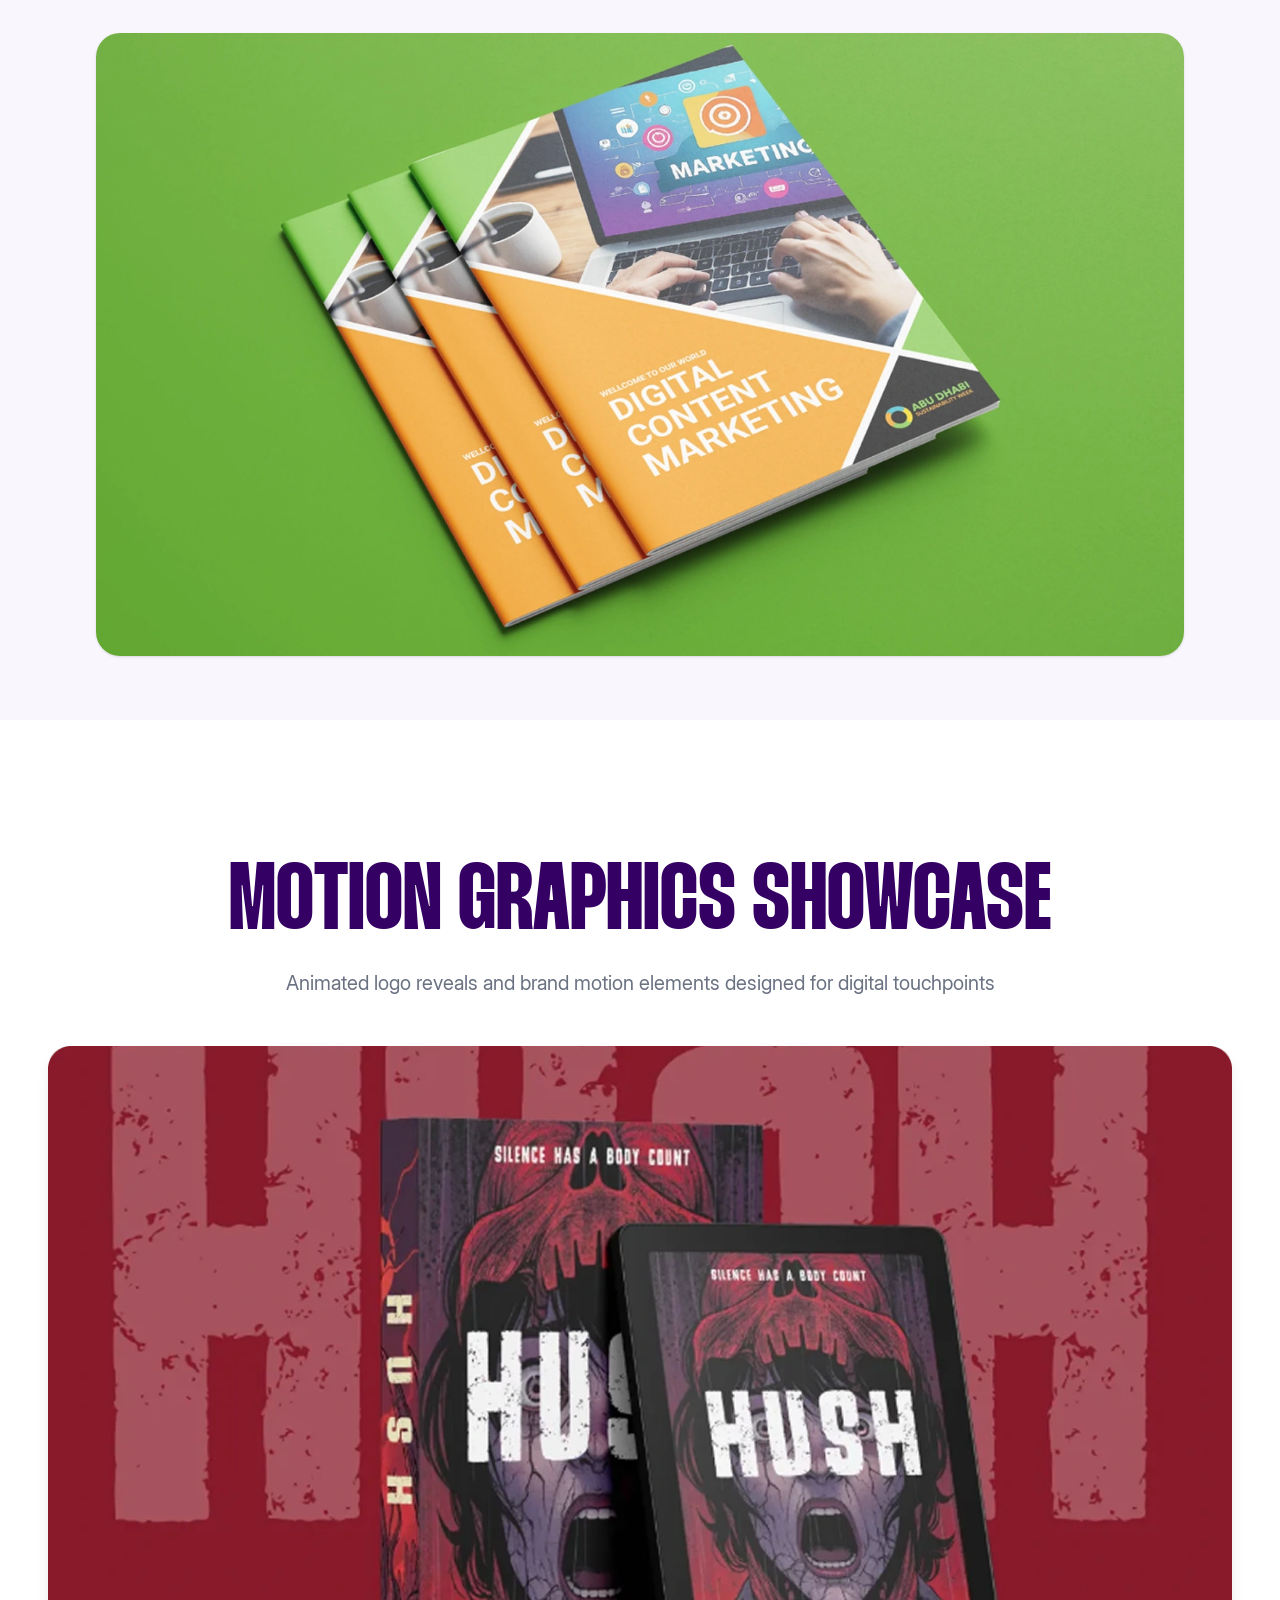
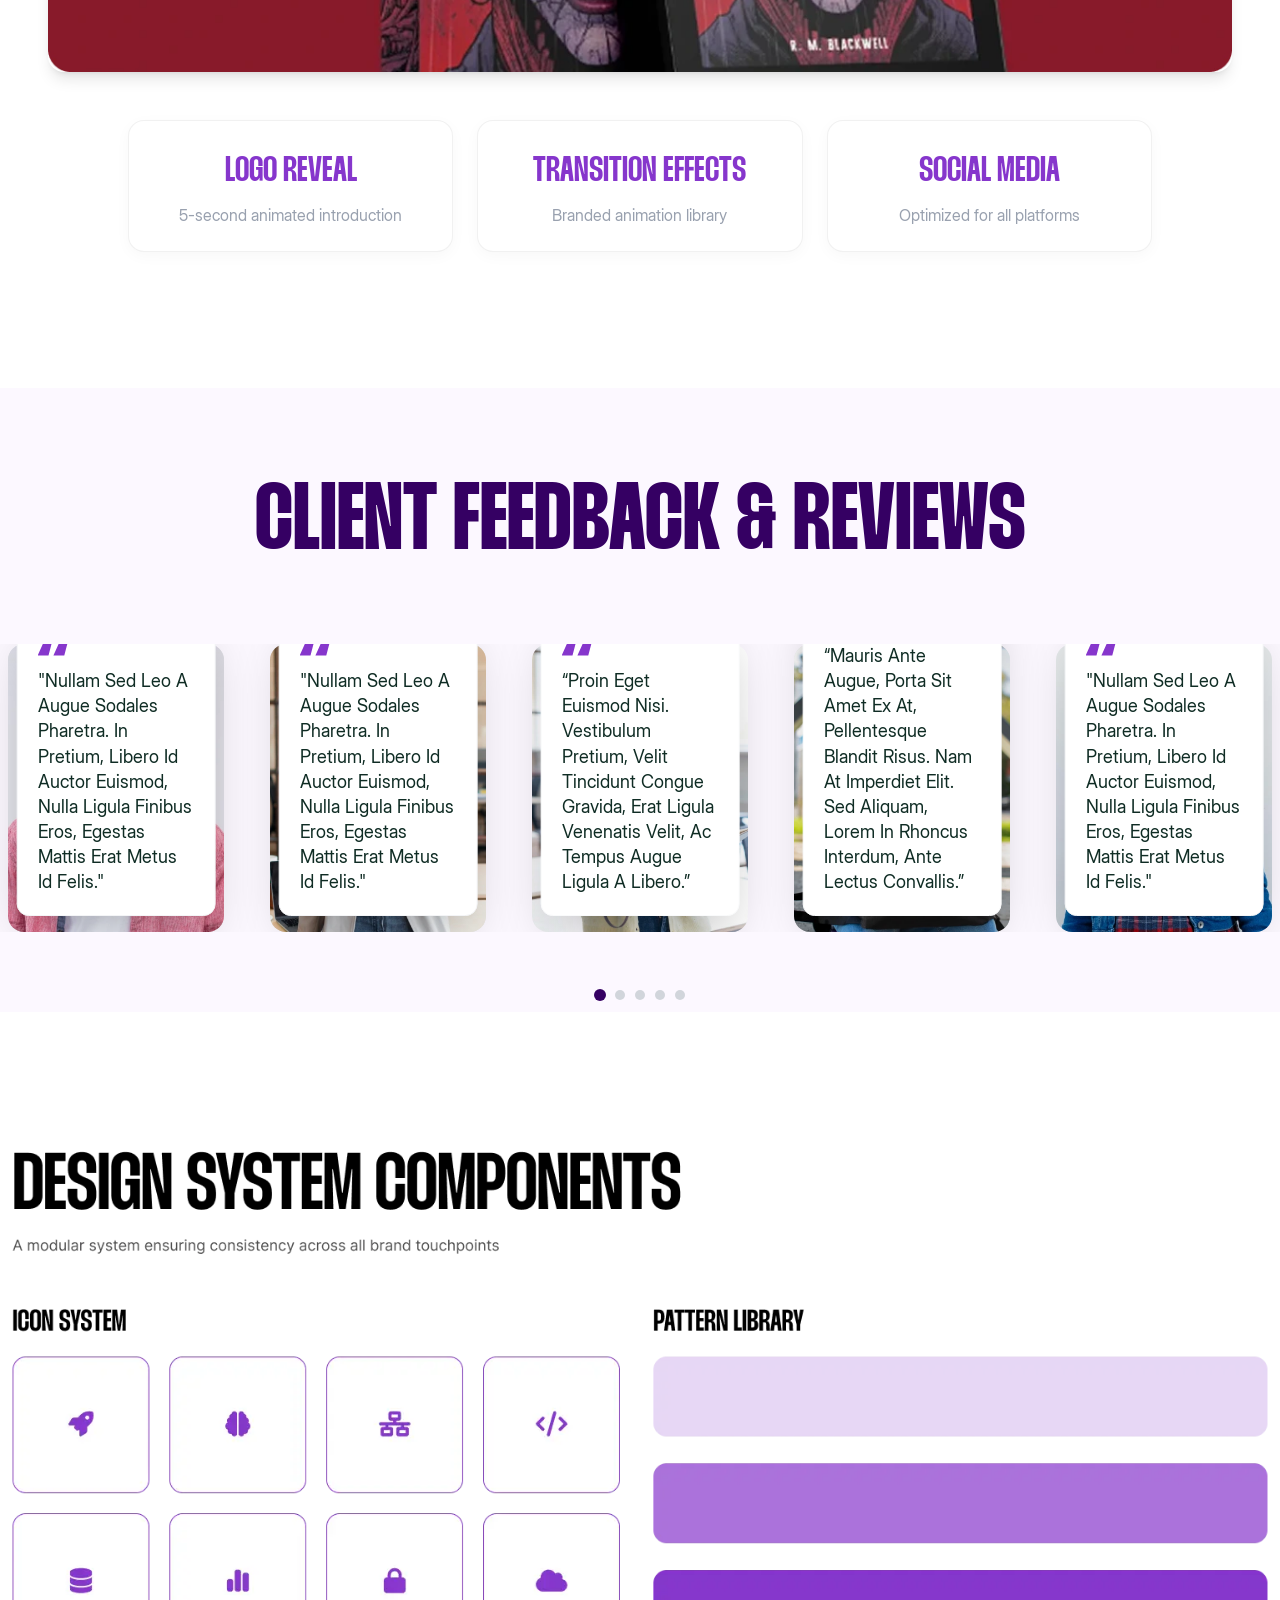
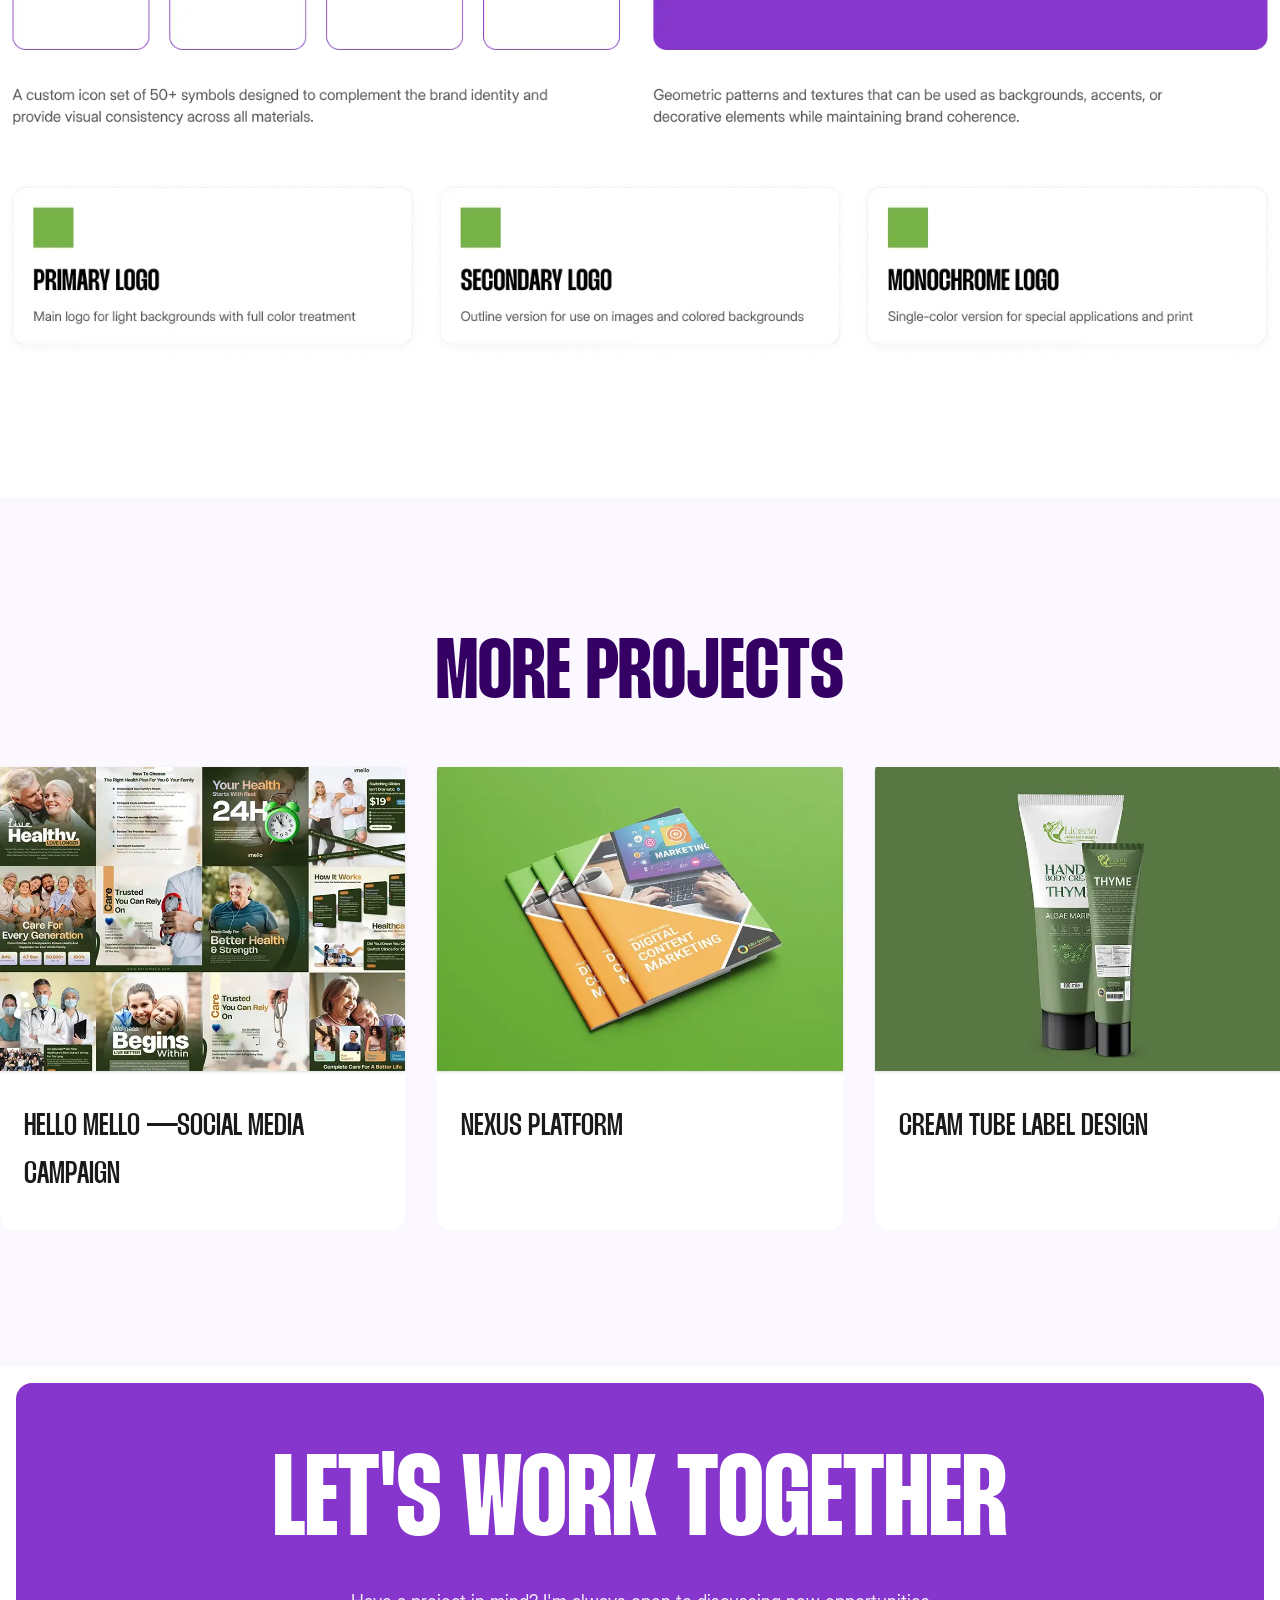
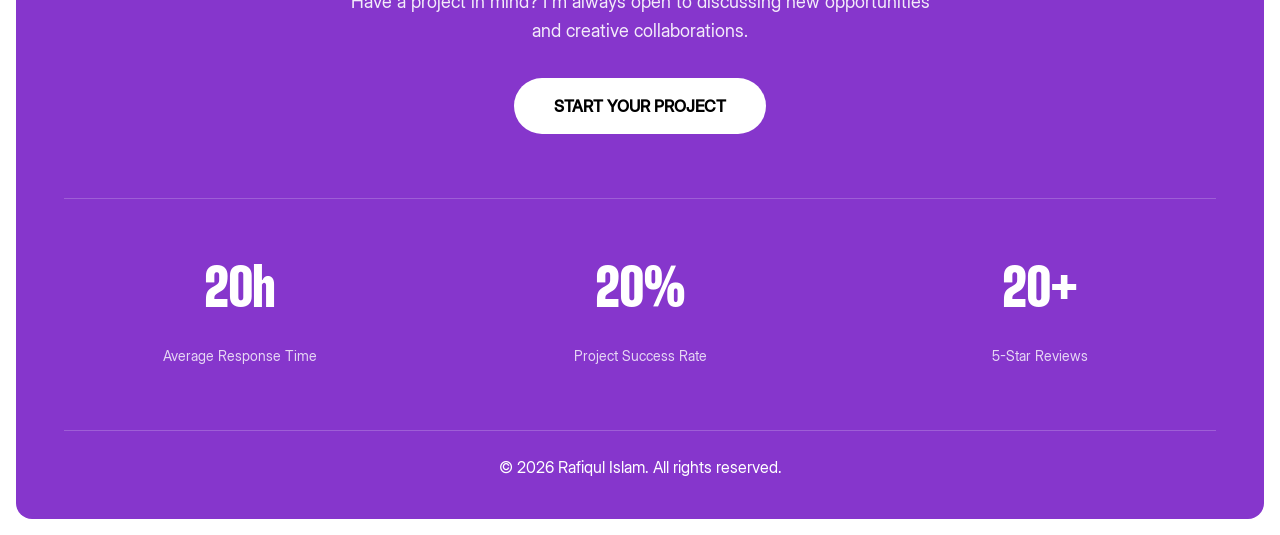
<file: project-details.html>
<!DOCTYPE html>
<html lang="en">

<head>
    <meta charset="UTF-8">
    <meta name="viewport" content="width=device-width, initial-scale=1.0">
    <title>Rafiqul Islam</title>
    <link rel="stylesheet" href="assets/css/style.css">
    <link rel="stylesheet" href="assets/css/splide.min.css">
</head>

<body>


    <nav id="navbar" class="navbar">
        <div class="nav-container">
            <a href="index.html" class="nav-brand">
                <div class="brand-img-wrapper">
                    <img src="assets/images/nav-img.png" alt="Rafiqul Islam" class="brand-img" />
                </div>
                <span class="brand-name">Rafiqul Islam</span>
            </a>

            <div class="nav-actions">
                <ul class="desktop-menu">
                    <li><a href="project.html" class="nav-link">Work</a></li>
                    <li><a href="#" class="nav-link">About</a></li>
                    <li><a href="#" class="nav-link">Download CV</a></li>
                </ul>

                <button id="hamburger" class="hamburger">
                    <span id="ham1" class="ham-line"></span>
                    <span id="ham2" class="ham-line"></span>
                    <span id="ham3" class="ham-line ham-short"></span>
                </button>
            </div>
        </div>
    </nav>

    <div id="mobile-menu" class="mobile-menu hidden">
        <a href="project.html" class="mobile-link border-bottom">Work</a>
        <a href="#" class="mobile-link border-bottom">About</a>
        <a href="#" class="mobile-link">Download CV</a>
    </div>



    <section class="overflow-hidden pt-30 md:pt-[120px] pb-6 md:pb-[110px]">
        <div class="container px-4 md:px-0 mx-auto">

            <div class="text-center mb-8">
                <div class="flex justify-center gap-2 mb-4">
                    <span class="bg-purple-600 text-white text-[16px] uppercase font-bold px-4 py-1.5 rounded">Featured
                        Project</span>
                    <span
                        class="border border-gray-300 text-[#525252] text-[16px] font-bold px-4 py-1.5 rounded">2025</span>
                </div>

                <h1 class="text-[48px] md:text-[64px] font-thunder-semi-bold uppercase py-2 inline-block px-8 mb-4">
                    Nexus Tech Brand Identity
                </h1>

                <p class="text-sm max-w-lg mx-auto leading-relaxed">
                    A comprehensive brand identity system for a cutting-edge technology startup, including logo design,
                    brand guidelines, and motion graphics.
                </p>
            </div>

            <div class="w-full relative">
                <img src="assets/images/details-hero.webp" class="w-full object-cover" alt="Nexus Tech Brand Identity">
                <div class="absolute inset-x-0 bottom-0 h-24 bg-gradient-to-t from-white to-transparent"></div>
            </div>

            <h2 class="text-[#350063] text-[56px] md:text-[96px] uppercase font-thunder-bold text-center">
                Fintech Mobile Banking Redesign
            </h2>



            <div class="text-center mt-2 mb-8 md:mb-12 px-4">
                <p class="text-[#525252] text-sm max-w-xl mx-auto">
                    A comprehensive redesign of a mobile banking application focusing on user experience optimization
                    and conversion rate improvement
                </p>
            </div>

            <div class="grid grid-cols-1 sm:grid-cols-2 lg:grid-cols-4 gap-4">
                <div
                    class="bg-[#FFF] rounded-[16px] border border-[rgba(227,227,227,0.50)] shadow-[0_4px_15px_0_rgba(0,0,0,0.03)] p-6">
                    <h3 class="text-[#8636CC] font-thunder-semi-bold uppercase text-[36px] mb-2 leading-tight">Category
                    </h3>
                    <p class="text-sm font-semibold text-[#000]">Brand Identity</p>
                </div>

                <div
                    class="bg-[#FFF] rounded-[16px] border border-[rgba(227,227,227,0.50)] shadow-[0_4px_15px_0_rgba(0,0,0,0.03)] p-6">
                    <h3 class="text-[#8636CC] font-thunder-semi-bold uppercase text-[36px] mb-2 leading-tight">Project
                        Type</h3>
                    <p class="text-sm font-semibold text-[#000]">Branding Package</p>
                </div>

                <div
                    class="bg-[#FFF] rounded-[16px] border border-[rgba(227,227,227,0.50)] shadow-[0_4px_15px_0_rgba(0,0,0,0.03)] p-6">
                    <h3 class="text-[#8636CC] font-thunder-semi-bold uppercase text-[36px] mb-2 leading-tight">Tools
                        Used</h3>
                    <p class="text-sm font-semibold text-[#000]">Adobe Illustrator, After Effects</p>
                </div>

                <div
                    class="bg-[#FFF] rounded-[16px] border border-[rgba(227,227,227,0.50)] shadow-[0_4px_15px_0_rgba(0,0,0,0.03)] p-6">
                    <h3 class="text-[#8636CC] font-thunder-semi-bold uppercase text-[36px] mb-2 leading-tight">Duration
                    </h3>
                    <p class="text-sm font-semibold text-[#000]">8 Weeks</p>
                </div>
            </div>

        </div>
    </section>



    <!-- Project Overview -->
    <section class="bg-[#FCF8FF] py-[46px] md:py-[136px] px-4 md:px-0">
        <div class="container mx-auto text-center">

            <h2 class="text-[#311062] text-[46px] md:text-[96px] font-thunder-bold uppercase">
                Project Overview
            </h2>

            <div class="space-y-8">

                <p class="text-[#525252] text-[18px] leading-relaxed max-w-250 mx-auto">
                    Nexus Tech approached me to develop a complete brand identity system that would position them as
                    innovators in the artificial intelligence and machine learning space. The challenge was to create a
                    visual language that felt both cutting-edge and approachable, technical yet human-centered.
                </p>

                <p class="text-[#525252] text-[18px] leading-relaxed max-w-250 mx-auto">
                    The project scope included comprehensive logo development, brand guidelines documentation, color
                    palette and typography systems, icon set design, business collateral templates, and motion graphics
                    elements for digital applications. Every touchpoint was carefully considered to ensure consistency
                    and impact across all brand interactions.
                </p>

            </div>
        </div>
    </section>

    <!-- Video Section -->
    <section class="py-[46px] md:py-[130px] px-4 md:px-0">
        <div class="container mx-auto">
            <div class="justify-center mx-auto mb-12 overflow-hidden rounded-[20px] shadow-sm relative group md:p-0"
                id="video-container">
                <img src="assets/images/details-video-thumb.webp" alt="Featured Project" class="w-full h-auto block"
                    id="video-thumbnail">

                <button onclick="playVideo()"
                    class="absolute inset-0 flex items-center justify-center bg-black/20 group-hover:bg-black/40 transition-all duration-300"
                    id="play-button">
                    <div
                        class="w-full max-w-[45px] rounded-full flex items-center justify-center shadow-xl transform group-hover:scale-102 transition-transform cursor-pointer">
                        <img class="w-full aspect-45/45" src="assets/images/home-img7.svg" alt="Play Icon">
                    </div>
                </button>
            </div>

        </div>
    </section>



    <!-- My Design Process -->

    <section class="bg-[#FCF8FF] py-10 md:py-20 px-4 md:px-6">
        <div class="container mx-auto">

            <div class="pb-8 md:pb-14">
                <h2 class="font-thunder-bold text-[#350063] text-[46px] md:text-[96px] uppercase pb-4">
                    My Design Process
                </h2>
                <p class="font-inter-display text-[#350063] text-[18px] max-w-xl">
                    A structured approach to delivering exceptional design solutions from concept to completion.
                </p>
            </div>

            <div class="grid grid-cols-1 sm:grid-cols-2 lg:grid-cols-4 gap-8 items-start">

                <div
                    class="bg-white p-[24px] rounded-[16px] shadow-sm flex flex-col items-start border border-gray-50 gap-y-4">
                    <span class="bg-[#8636CC] text-white text-[30px] font-thunder-bold px-4 py-2 rounded-md">
                        01
                    </span>
                    <h3 class="font-thunder-medium text-[#350063] text-2xl uppercase mb-4">Discovery</h3>
                    <p class="font-inter-display text-[#525252] text-sm leading-relaxed">
                        Understanding your brand, goals, target audience, and project requirements through detailed
                        consultation.
                    </p>
                </div>

                <div
                    class="bg-white p-[24px] rounded-[16px] shadow-sm flex flex-col items-start border border-gray-50 md:mt-16 gap-y-4">
                    <span class="bg-[#8636CC] text-white text-[30px] font-thunder-bold px-4 py-2 rounded-md">
                        02
                    </span>
                    <h3 class="font-thunder-medium text-[#350063] text-2xl uppercase mb-4">Ideation</h3>
                    <p class="font-inter-display text-[#525252] text-sm leading-relaxed">
                        Brainstorming creative concepts, mood boards, and initial sketches to explore different visual
                        directions.
                    </p>
                </div>

                <div
                    class="bg-white p-[24px] rounded-[16px] shadow-sm flex flex-col items-start border border-gray-50 gap-y-4">
                    <span class="bg-[#8636CC] text-white text-[30px] font-thunder-bold px-4 py-2 rounded-md">
                        03
                    </span>
                    <h3 class="font-thunder-medium text-[#350063] text-2xl uppercase mb-4">Design</h3>
                    <p class="font-inter-display text-[#525252] text-sm leading-relaxed">
                        Creating high-fidelity designs with attention to detail, typography, color, and composition for
                        maximum impact.
                    </p>
                </div>

                <div
                    class="bg-white p-[24px] rounded-[16px] shadow-sm flex flex-col items-start border border-gray-50 md:mt-16 gap-y-4">
                    <span class="bg-[#8636CC] text-white text-[30px] font-thunder-bold px-4 py-2 rounded-md">
                        04
                    </span>
                    <h3 class="font-thunder-medium text-[#350063] text-2xl uppercase mb-4">Delivery</h3>
                    <p class="font-inter-display text-[#525252] text-sm leading-relaxed">
                        Final files preparation, documentation, and handoff with all necessary formats and guidelines
                        for implementation.
                    </p>
                </div>

            </div>
        </div>
    </section>



    <!-- Brand Strategy & Vision -->
    <section class="py-16 px-6 md:px-12 lg:px-24">
        <div class="container mx-auto grid grid-cols-1 lg:grid-cols-2 gap-12 items-center">

            <div class="space-y-8">
                <h2 class="text-[#350063] text-[46px] md:text-[96px] font-thunder-bold leading-none uppercase">
                    Brand Strategy <br /> & Vision
                </h2>

                <p class="text-[#525252] text-[16px] leading-relaxed max-w-lg">
                    The strategic foundation of the Nexus Tech brand was built on three core pillars: innovation,
                    accessibility, and trust. These principles guided every design decision throughout the project.
                </p>

                <div class="space-y-6">
                    <div class="flex items-start gap-4">
                        <div
                            class="flex-shrink-0 w-10 h-10 border border-purple-200 rounded-lg flex items-center justify-center bg-white text-[#311062]">
                            <img src="assets/images/brand-strategy-icon1.svg" alt="Innovation First">
                        </div>
                        <div>
                            <h3 class="text-[#000]">Innovation First</h3>
                            <p class="text-[#525252] text-sm">Pushing boundaries while maintaining usability</p>
                        </div>
                    </div>

                    <div class="flex items-start gap-4">
                        <div
                            class="flex-shrink-0 w-10 h-10 border border-purple-200 rounded-lg flex items-center justify-center bg-white text-[#311062]">
                            <img src="assets/images/brand-strategy-icon2.svg" alt="Human-Centered">
                        </div>
                        <div>
                            <h3 class="text-[#000]">Human-Centered</h3>
                            <p class="text-[#525252] text-sm">Technology that serves people, not the other way around
                            </p>
                        </div>
                    </div>

                    <div class="flex items-start gap-4">
                        <div
                            class="flex-shrink-0 w-10 h-10 border border-purple-200 rounded-lg flex items-center justify-center bg-white text-[#311062]">
                            <img src="assets/images/brand-strategy-icon3.svg" alt="Trustworthy">
                        </div>
                        <div>
                            <h3 class="text-[#000]">Trustworthy</h3>
                            <p class="text-[#525252] text-sm">Building confidence through transparency and reliability
                            </p>
                        </div>
                    </div>
                </div>
            </div>

            <div class="w-full h-full rounded-[32px] overflow-hidden rounded-[16px] shadow-2xl flex items-center">
                <img src="assets/images/brand-strategy.webp" alt="Brand Strategy Visual"
                    class="w-full h-full object-cover">
            </div>

        </div>
    </section>


    <!-- Project Deliverables -->
    <section class="bg-[#F9F7FD] py-8 md:py-16 px-4 md:px-12 lg:px-24">
        <div class="container mx-auto">

            <div class="mb-12">
                <h2 class="text-[#350063] text-[46px] md:text-[96px] font-thunder-bold leading-none uppercase mb-4">
                    Project Deliverables
                </h2>
                <p class="text-[#525252] text-[16px] md:text-[20px] leading-relaxed max-w-2xl">
                    A structured approach to delivering exceptional design solutions from concept to completion.
                </p>
            </div>

            <div class="grid grid-cols-1 md:grid-cols-2 gap-4 md:gap-[56px]">

                <div class="md:col-span-2 rounded-[24px] overflow-hidden shadow-sm">
                    <img src="assets/images/project-del1.webp" alt="Marketing Brochure Mockup"
                        class="w-full object-cover" />
                </div>

                <div class="rounded-[24px] overflow-hidden shadow-sm">
                    <img src="assets/images/project-del2.webp" alt="Interior Page View" class="w-full object-cover" />
                </div>

                <div class="rounded-[24px] overflow-hidden shadow-sm">
                    <img src="assets/images/project-del3.webp" alt="Content Layout View" class="w-full object-cover" />
                </div>

                <div class="rounded-[24px] overflow-hidden shadow-sm">
                    <img src="assets/images/project-del4.webp" alt="Interior Page View" class="w-full object-cover" />
                </div>

                <div class="rounded-[24px] overflow-hidden shadow-sm">
                    <img src="assets/images/project-del5.webp" alt="Content Layout View" class="w-full object-cover" />
                </div>

                <div class="md:col-span-2 rounded-[24px] overflow-hidden shadow-sm">
                    <img src="assets/images/project-del6.webp" alt="Marketing Brochure Mockup"
                        class="w-full object-cover" />
                </div>
            </div>
        </div>
    </section>

    <!-- Motion Graphics Showcase -->
    <section class="py-[48px] md:py-[136px] px-4 md:px-12">
        <div class="container mx-auto text-center">

            <div class="mb-8 md:mb-12">
                <h2 class="text-[#350063] text-[46px] md:text-[96px] font-thunder-bold uppercase leading-none mb-4">
                    Motion Graphics Showcase
                </h2>
                <p class="text-gray-500 text-[16px] md:text-[20px] font-medium">
                    Animated logo reveals and brand motion elements designed for digital touchpoints
                </p>
            </div>

            <div class="w-full rounded-[16px] overflow-hidden shadow-lg mb-8 md:mb-12">
                <img src="assets/images/motion-img.webp" alt="Motion Graphics Showcase" class="w-full object-cover" />
            </div>

            <div class="grid grid-cols-1 md:grid-cols-3 gap-6 max-w-5xl mx-auto">

                <div
                    class="rounded-[16px] border border-[#E3E3E3]/50 bg-white shadow-[0_4px_15px_0_rgba(0,0,0,0.03)] p-6">
                    <h3 class="text-[#8636CC] font-thunder-semi-bold uppercase text-[36px] mb-1">Logo Reveal</h3>
                    <p class="text-gray-400 text-[16px] font-medium">5-second animated introduction</p>
                </div>

                <div
                    class="rounded-[16px] border border-[#E3E3E3]/50 bg-white shadow-[0_4px_15px_0_rgba(0,0,0,0.03)] p-6">
                    <h3 class="text-[#8636CC] font-thunder-semi-bold uppercase text-[36px] mb-1">Transition Effects</h3>
                    <p class="text-gray-400 text-[16px] font-medium">Branded animation library</p>
                </div>

                <div
                    class="rounded-[16px] border border-[#E3E3E3]/50 bg-white shadow-[0_4px_15px_0_rgba(0,0,0,0.03)] p-6">
                    <h3 class="text-[#8636CC] font-thunder-semi-bold uppercase text-[36px] mb-1">Social Media</h3>
                    <p class="text-gray-400 text-[16px] font-medium">Optimized for all platforms</p>
                </div>

            </div>
        </div>
    </section>

    <!-- Client Feedback & Reviews -->
    <section id="feedback-slider" class="splide bg-[#FCF8FF] pt-8 md:pt-16 pb-10 md:pb-20" aria-label="Client Feedback">
        <div class="container mx-auto">
            <h2 class="font-thunder-bold text-center text-[56px] md:text-[96px] text-[#350063] uppercase pb-4 md:pb-12">
                Client Feedback & Reviews
            </h2>
        </div>

        <div class="splide__track">
            <ul class="splide__list">
                <li class="splide__slide px-2">
                    <div class="relative">
                        <div class="rounded-2xl overflow-hidden bg-gray-200 aspect-[3/4]">
                            <img src="assets/images/feedback-img1.webp" alt="Client 1"
                                class="w-full h-full object-cover">
                        </div>
                        <div
                            class="absolute bottom-4 left-1/2 -translate-x-1/2 w-[92%] bg-white p-5 rounded-xl shadow-2xl border border-gray-50">
                            <img src="assets/images/feedback-icon.svg" alt="Quote" class="w-8 mb-3">
                            <p class="text-[14px] md:text-[18px] leading-[1.4] text-[#0F2C24] font-medium mx-">
                                “Proin Eget Euismod Nisi. Vestibulum Pretium, Velit Tincidunt Congue Gravida, Erat
                                Ligula Venenatis Velit, Ac Tempus Augue Ligula A Libero.”
                            </p>
                        </div>
                    </div>
                </li>

                <li class="splide__slide px-2">
                    <div class="relative">
                        <div class="rounded-2xl overflow-hidden bg-gray-200 aspect-[3/4]">
                            <img src="assets/images/feedback-img2.webp" alt="Client 2"
                                class="w-full h-full object-cover">
                        </div>
                        <div
                            class="absolute bottom-4 left-1/2 -translate-x-1/2 w-[92%] bg-white p-5 rounded-xl shadow-2xl border border-gray-50">
                            <img src="assets/images/feedback-icon.svg" alt="Quote" class="w-8 mb-3">
                            <p class="text-[14px] md:text-[18px] leading-[1.4] text-[#0F2C24] font-medium">
                                “Mauris Ante Augue, Porta Sit Amet Ex At, Pellentesque Blandit Risus. Nam At Imperdiet
                                Elit. Sed Aliquam, Lorem In Rhoncus Interdum, Ante Lectus Convallis.”
                            </p>
                        </div>
                    </div>
                </li>

                <li class="splide__slide px-2">
                    <div class="relative">
                        <div class="rounded-2xl overflow-hidden bg-gray-200 aspect-[3/4]">
                            <img src="assets/images/feedback-img3.webp" alt="Client 3"
                                class="w-full h-full object-cover">
                        </div>
                        <div
                            class="absolute bottom-4 left-1/2 -translate-x-1/2 w-[92%] bg-white p-5 rounded-xl shadow-2xl border border-gray-100">
                            <img src="assets/images/feedback-icon.svg" alt="Quote" class="w-8 mb-3">
                            <p class="text-[14px] md:text-[18px] leading-[1.4] text-[#0F2C24] font-medium">
                                "Nullam Sed Leo A Augue Sodales Pharetra. In Pretium, Libero Id Auctor Euismod, Nulla
                                Ligula Finibus Eros, Egestas Mattis Erat Metus Id Felis."
                            </p>
                        </div>
                    </div>
                </li>

                <li class="splide__slide px-2">
                    <div class="relative">
                        <div class="rounded-2xl overflow-hidden bg-gray-200 aspect-[3/4]">
                            <img src="assets/images/feedback-img5.webp" alt="Client 4"
                                class="w-full h-full object-cover">
                        </div>
                        <div
                            class="absolute bottom-4 left-1/2 -translate-x-1/2 w-[92%] bg-white p-5 rounded-xl shadow-2xl border border-gray-100">
                            <img src="assets/images/feedback-icon.svg" alt="Quote" class="w-8 mb-3">
                            <p class="text-[14px] md:text-[18px] leading-[1.4] text-[#0F2C24] font-medium">
                                "Nullam Sed Leo A Augue Sodales Pharetra. In Pretium, Libero Id Auctor Euismod, Nulla
                                Ligula Finibus Eros, Egestas Mattis Erat Metus Id Felis."
                            </p>
                        </div>
                    </div>
                </li>

                <li class="splide__slide px-2">
                    <div class="relative">
                        <div class="rounded-2xl overflow-hidden bg-gray-200 aspect-[3/4]">
                            <img src="assets/images/feedback-img6.webp" alt="Client 5"
                                class="w-full h-full object-cover">
                        </div>
                        <div
                            class="absolute bottom-4 left-1/2 -translate-x-1/2 w-[92%] bg-white p-5 rounded-xl shadow-2xl border border-gray-100">
                            <img src="assets/images/feedback-icon.svg" alt="Quote" class="w-8 mb-3">
                            <p class="text-[14px] md:text-[18px] leading-[1.4] text-[#0F2C24] font-medium">
                                "Nullam Sed Leo A Augue Sodales Pharetra. In Pretium, Libero Id Auctor Euismod, Nulla
                                Ligula Finibus Eros, Egestas Mattis Erat Metus Id Felis."
                            </p>
                        </div>
                    </div>
                </li>
            </ul>
        </div>
    </section>



    <!-- Design System Components -->
    <!-- <section class="py-[48px] md:py-[136px] px-4 md:px-12 lg:px-24 text-[#000]">
        <div class="container mx-auto">

            <div class="mb-8 md:mb-16">
                <h2 class="text-[46px] md:text-[96px] font-thunder-bold uppercase leading-none mb-4">
                    Design System Components
                </h2>
                <p class="text-gray-500 text-[16px] font-medium">
                    A modular system ensuring consistency across all brand touchpoints
                </p>
            </div>

            <div class="grid grid-cols-1 lg:grid-cols-2 gap-8 md:gap-16 mb-20">

                <div>
                    <h3 class="text-[36px] font-thunder-semi-bold uppercase mb-6">Icon System</h3>
                    <div class="grid grid-cols-4 gap-4 mb-8 overflow-hidden">
                        <div
                            class="aspect-square border border-[#8636CC] rounded-2xl flex items-center justify-center p-4">
                            <div class="w-6 h-6 rounded-sm">
                                <img src="assets/images/design-system-icon1.svg" alt="Icon 1">
                            </div>
                        </div>
                        <div
                            class="aspect-square border border-[#8636CC] rounded-2xl flex items-center justify-center p-4">
                            <div class="w-6 h-6 rounded-sm">
                                <img src="assets/images/design-system-icon2.svg" alt="Icon 2">
                            </div>
                        </div>
                        <div
                            class="aspect-square border border-[#8636CC] rounded-2xl flex items-center justify-center p-4">
                            <div class="w-6 h-6 rounded-sm">
                                <img src="assets/images/design-system-icon3.svg" alt="Icon 3">
                            </div>
                        </div>
                        <div
                            class="aspect-square border border-[#8636CC] rounded-2xl flex items-center justify-center p-4">
                            <div class="w-6 h-6 rounded-sm">
                                <img src="assets/images/design-system-icon4.svg" alt="Icon 4">
                            </div>
                        </div>
                        <div
                            class="aspect-square border border-[#8636CC] rounded-2xl flex items-center justify-center p-4">
                            <div class="w-6 h-6 rounded-sm">
                                <img src="assets/images/design-system-icon5.svg" alt="Icon 5">
                            </div>
                        </div>
                        <div
                            class="aspect-square border border-[#8636CC] rounded-2xl flex items-center justify-center p-4">
                            <div class="w-6 h-6 rounded-sm">
                                <img src="assets/images/design-system-icon6.svg" alt="Icon 6">
                            </div>
                        </div>
                        <div
                            class="aspect-square border border-[#8636CC] rounded-2xl flex items-center justify-center p-4">
                            <div class="w-6 h-6 rounded-sm">
                                <img src="assets/images/design-system-icon7.svg" alt="Icon 7">
                            </div>
                        </div>
                        <div
                            class="aspect-square border border-[#8636CC] rounded-2xl flex items-center justify-center p-4">
                            <div class="w-6 h-6 rounded-sm">
                                <img src="assets/images/design-system-icon8.svg" alt="Icon 8">
                            </div>
                        </div>
                    </div>
                    <p class="text-gray-500 text-sm leading-relaxed max-w-md">
                        A custom icon set of 50+ symbols designed to complement the brand identity and provide visual
                        consistency across all materials.
                    </p>
                </div>

                <div>
                    <h3 class="text-[36px] font-thunder-semi-bold uppercase mb-6">Pattern Library</h3>
                    <div class="space-y-4 max-w-[736px] mb-8 overflow-hidden">
                        <div class="h-27 bg-[#E9D5FF] rounded-xl w-full overflow-hidden"></div>
                        <div class="h-27 bg-[#A855F7] rounded-xl w-full overflow-hidden"></div>
                        <div class="h-27 bg-[#7E22CE] rounded-xl w-full overflow-hidden"></div>
                    </div>
                    <p class="text-gray-500 text-sm leading-relaxed max-w-md">
                        Geometric patterns and textures that can be used as backgrounds, accents, or decorative elements
                        while maintaining brand coherence.
                    </p>
                </div>
            </div>

            <div class="grid grid-cols-1 md:grid-cols-3 gap-6">

                <div class="bg-white border border-gray-50 rounded-[32px] p-10 shadow-sm">
                    <div class="w-12 h-12 bg-[#76A346] rounded-sm mb-8"></div>
                    <h4 class="text-2xl font-black uppercase mb-2">Primary Logo</h4>
                    <p class="text-gray-400 text-xs font-medium leading-relaxed">
                        Main logo for light backgrounds with full color treatment
                    </p>
                </div>

                <div class="bg-white border border-gray-50 rounded-[32px] p-10 shadow-sm">
                    <div class="w-12 h-12 bg-[#76A346] rounded-sm mb-8"></div>
                    <h4 class="text-2xl font-black uppercase mb-2">Secondary Logo</h4>
                    <p class="text-gray-400 text-xs font-medium leading-relaxed">
                        Outline version for use on images and colored backgrounds
                    </p>
                </div>

                <div class="bg-white border border-gray-50 rounded-[32px] p-10 shadow-sm">
                    <div class="w-12 h-12 bg-[#76A346] rounded-sm mb-8"></div>
                    <h4 class="text-2xl font-black uppercase mb-2">Monochrome Logo</h4>
                    <p class="text-gray-400 text-xs font-medium leading-relaxed">
                        Single-color version for special applications and print
                    </p>
                </div>

            </div>
        </div>
    </section> -->

    <!-- Design System Components -->
    <section class="py-[48px] md:py-[136px] px-4 md:px-0">
        <div class="container mx-auto">
            <div class="px-4 md:px-0">
                <div class="relative w-full overflow-hidden">
                    <img src="assets/images/design-system-img.webp" alt="Pixelcraft Project Mockup"
                        class="w-full h-auto block object-cover" />
                </div>
            </div>
        </div>
    </section>



    <section class="bg-[#FCF8FF] py-[48px] md:py-[136px] px-4 md:px-0">
        <div class="container mx-auto">
            <h2
                class="font-thunder-bold text-[#350063] text-[46px] md:text-[86px] text-center font-black uppercase leading-none mb-8 md:mb-12">
                More Projects
            </h2>

            <div class="grid grid-cols-1 md:grid-cols-3 gap-8">

                <a href="project-details.html" class="group block bg-white rounded-2xl">
                    <div class="bg-white overflow-hidden shadow-sm">
                        <img src="assets/images/featured-image1.webp" alt="Hello Mello"
                            class="w-full aspect-[4/3] object-cover transition-transform duration-500 group-hover:scale-105">
                    </div>
                    <h3
                        class="font-thunder-medium text-[#1A1A1A] text-[18px] md:text-[32px] uppercase px-[24px] py-[32px]">
                        Hello Mello — Social Media Campaign
                    </h3>
                </a>

                <a href="project-details.html" class="group block bg-white rounded-2xl">
                    <div class="bg-white overflow-hidden shadow-sm">
                        <img src="assets/images/featured-image2.webp" alt="Nexus Platform"
                            class="w-full aspect-[4/3] object-cover transition-transform duration-500 group-hover:scale-105">
                    </div>
                    <h3
                        class="font-thunder-medium text-[#1A1A1A] text-[18px] md:text-[32px] uppercase px-[24px] py-[32px]">
                        Nexus Platform
                    </h3>
                </a>

                <a href="project-details.html" class="group block bg-white rounded-2xl">
                    <div class="bg-white overflow-hidden shadow-sm">
                        <img src="assets/images/featured-image3.webp" alt="Cream Tube"
                            class="w-full aspect-[4/3] object-cover transition-transform duration-500 group-hover:scale-105">
                    </div>
                    <h3
                        class="font-thunder-medium text-[#1A1A1A] text-[18px] md:text-[32px] uppercase px-[24px] py-[32px]">
                        Cream Tube Label Design
                    </h3>
                </a>
            </div>
        </div>
    </section>


    <!-- footer -->
    <footer class="main-footer">
        <div class="footer-container">
            <h2 class="footer-title">
                Let's Work Together
            </h2>

            <p class="footer-description">
                Have a project in mind? I'm always open to discussing new opportunities and creative collaborations.
            </p>

            <button class="footer-cta">
                Start Your Project
            </button>

            <div class="footer-divider-top"></div>

            <div class="stats-grid">
                <div class="stat-item">
                    <div class="stat-number">
                        <span class="counter" data-target="24">0</span>h
                    </div>
                    <p class="stat-label">Average Response Time</p>
                </div>
                <div class="stat-item">
                    <div class="stat-number">
                        <span class="counter" data-target="100">0</span>%
                    </div>
                    <p class="stat-label">Project Success Rate</p>
                </div>
                <div class="stat-item">
                    <div class="stat-number">
                        <span class="counter" data-target="50">0</span>+
                    </div>
                    <p class="stat-label">5-Star Reviews</p>
                </div>
            </div>
        </div>

        <div class="footer-divider-bottom"></div>
        <div class="footer-copyright">
            © 2026 Rafiqul Islam. All rights reserved.
        </div>
    </footer>

    <script src="assets/js/splide.min.js"></script>
    <script src="assets/js/script.js"></script>

</body>

</html>
</file>
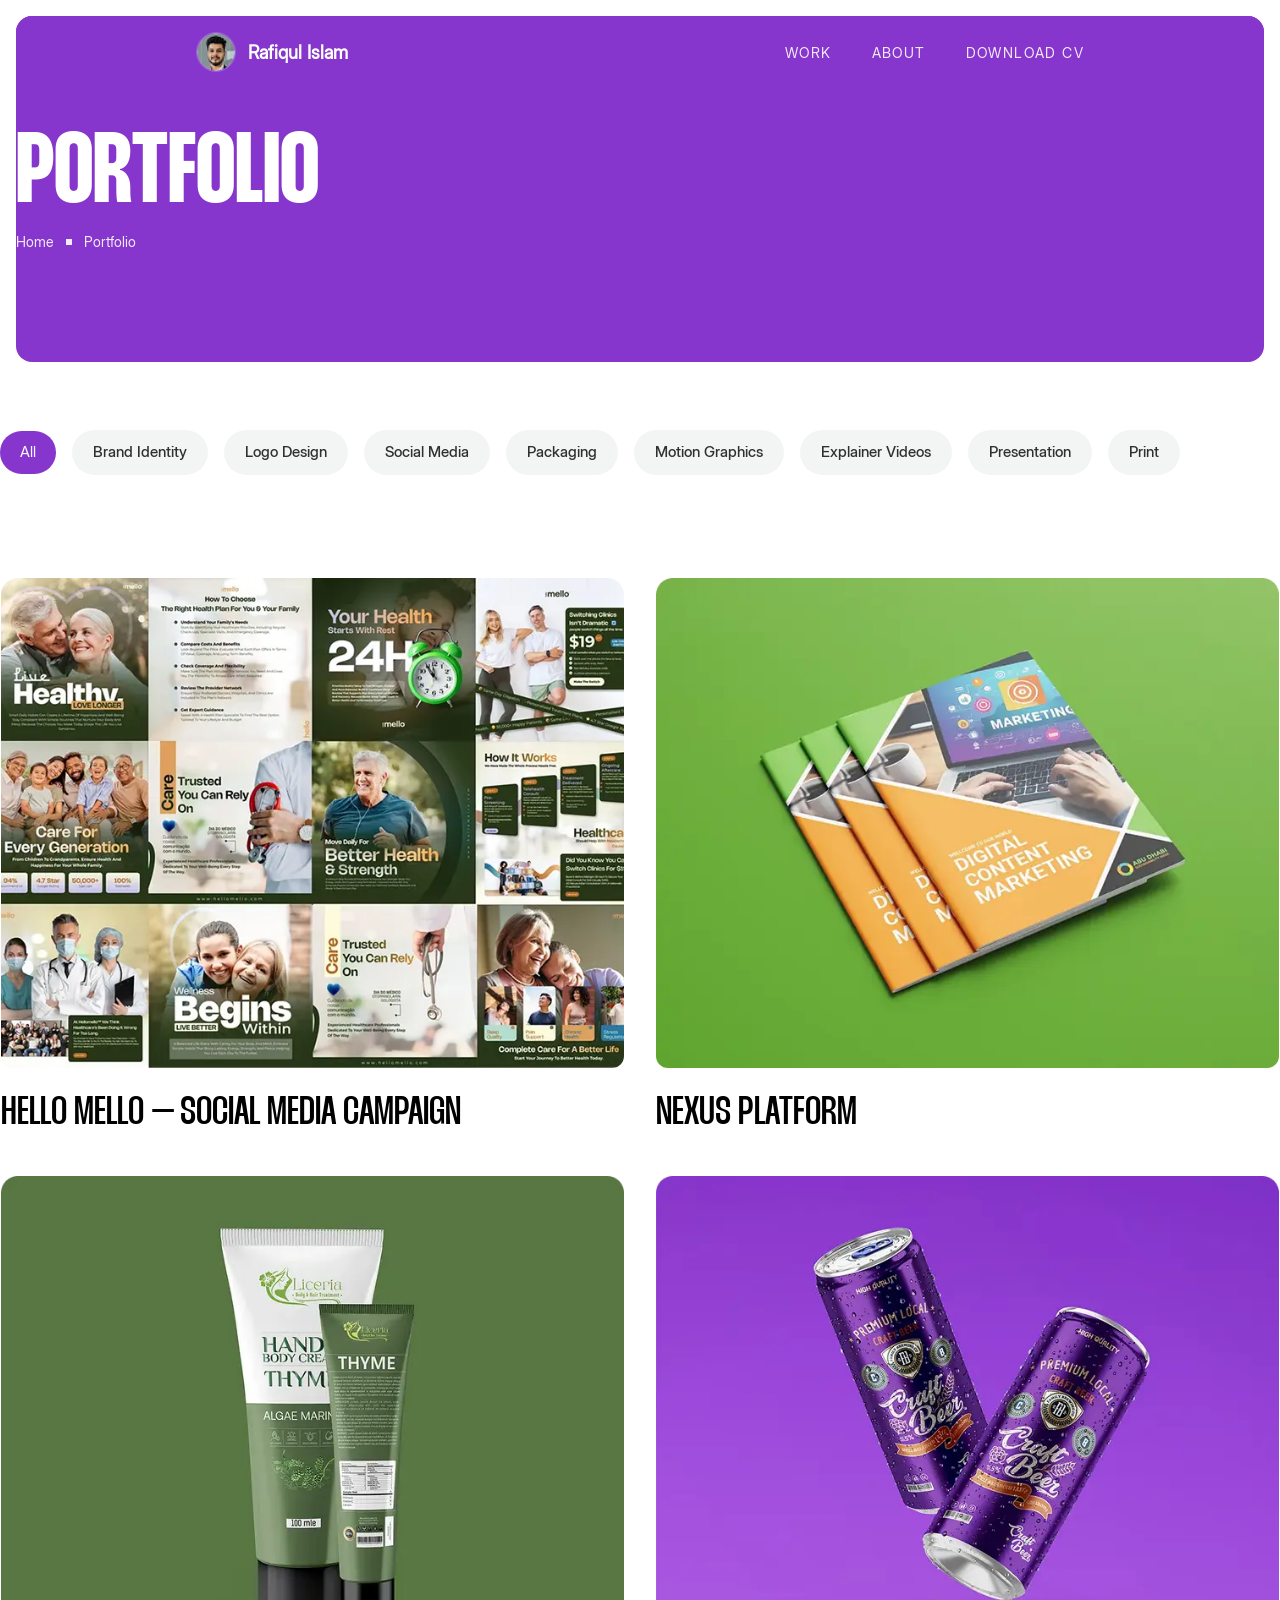
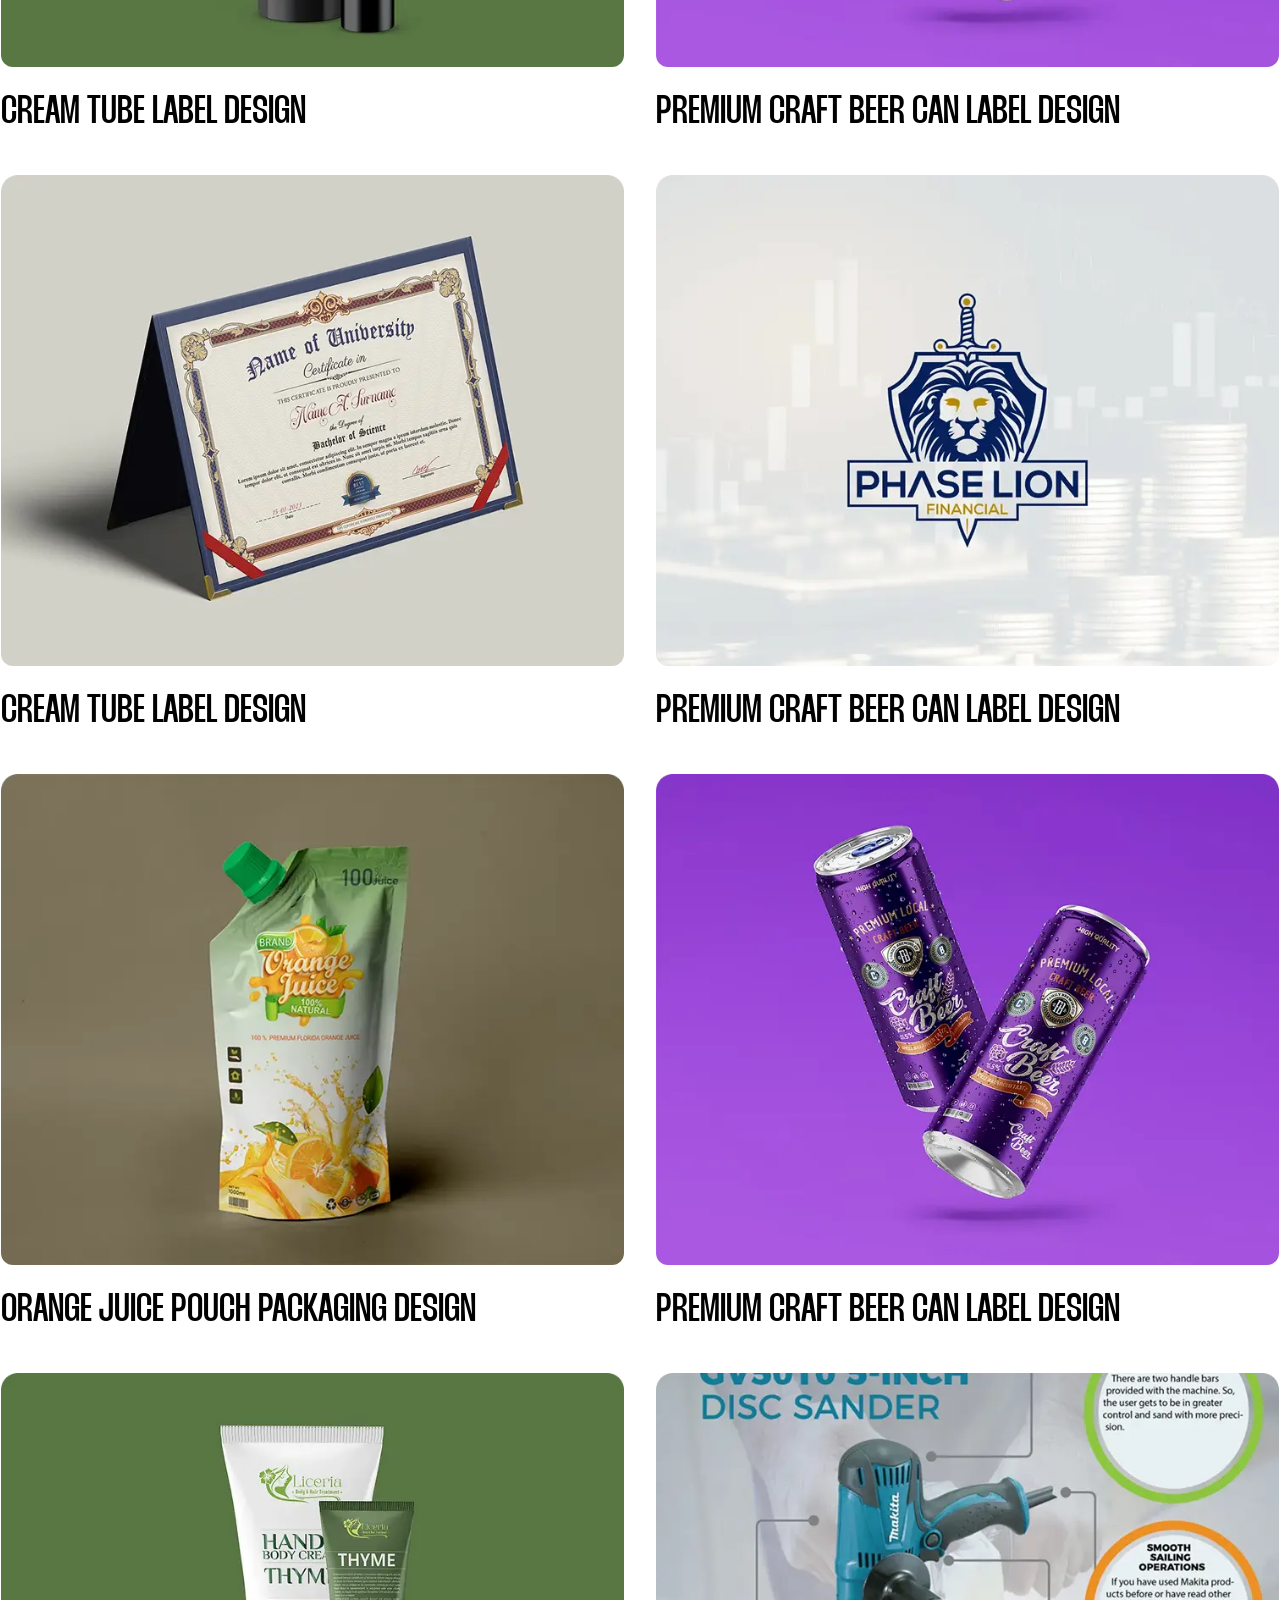
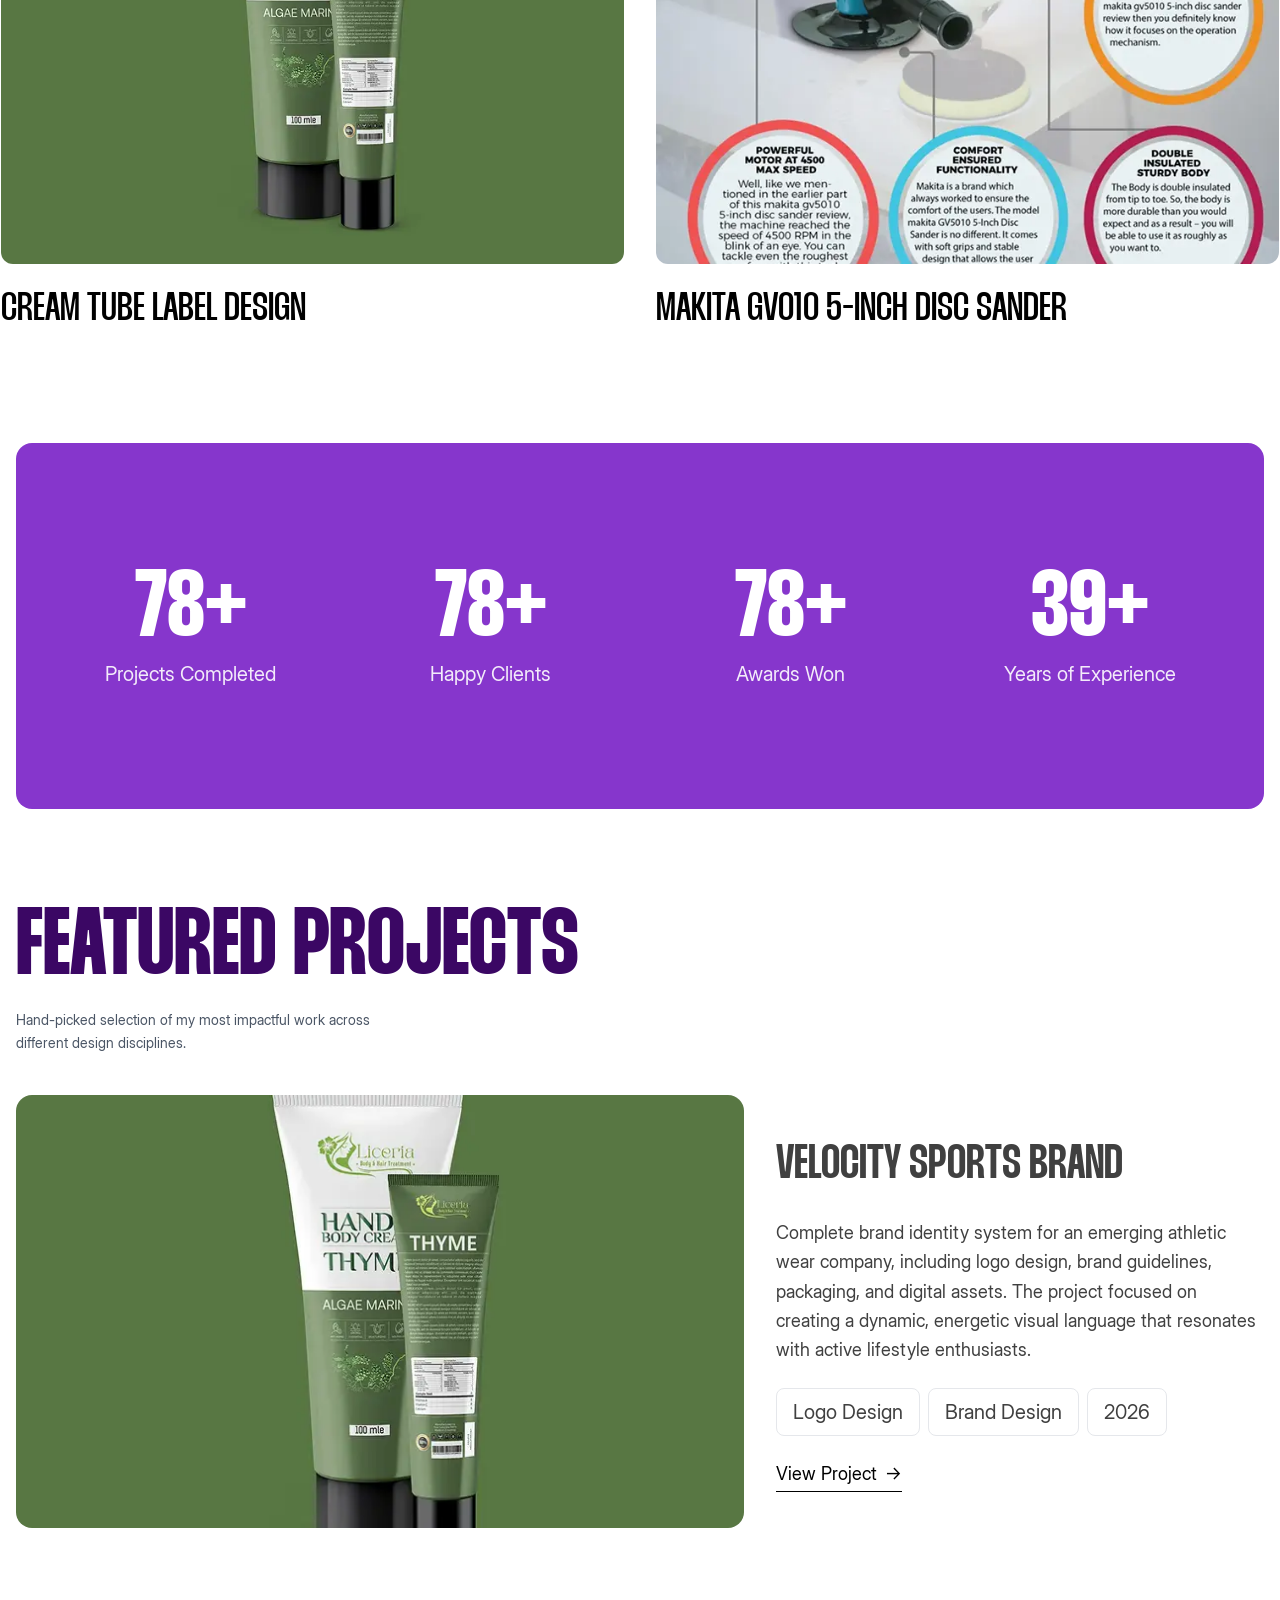
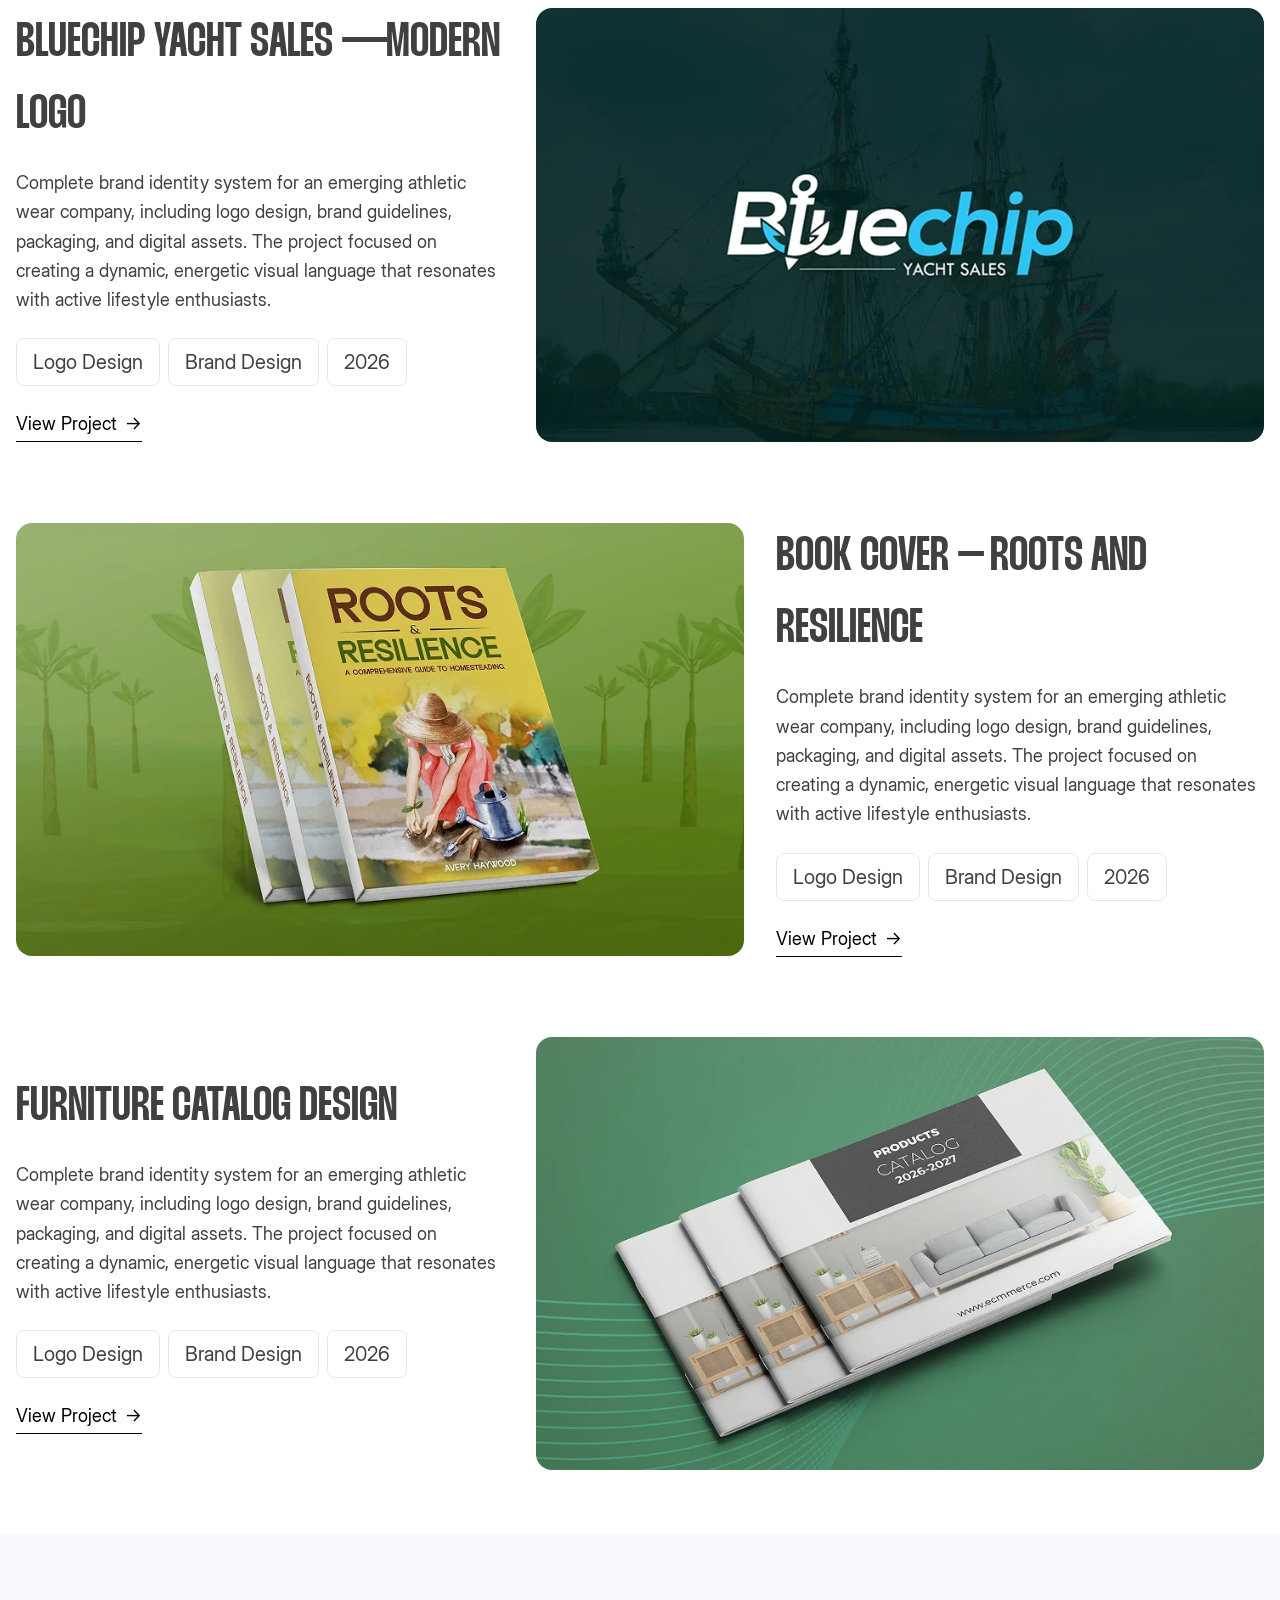
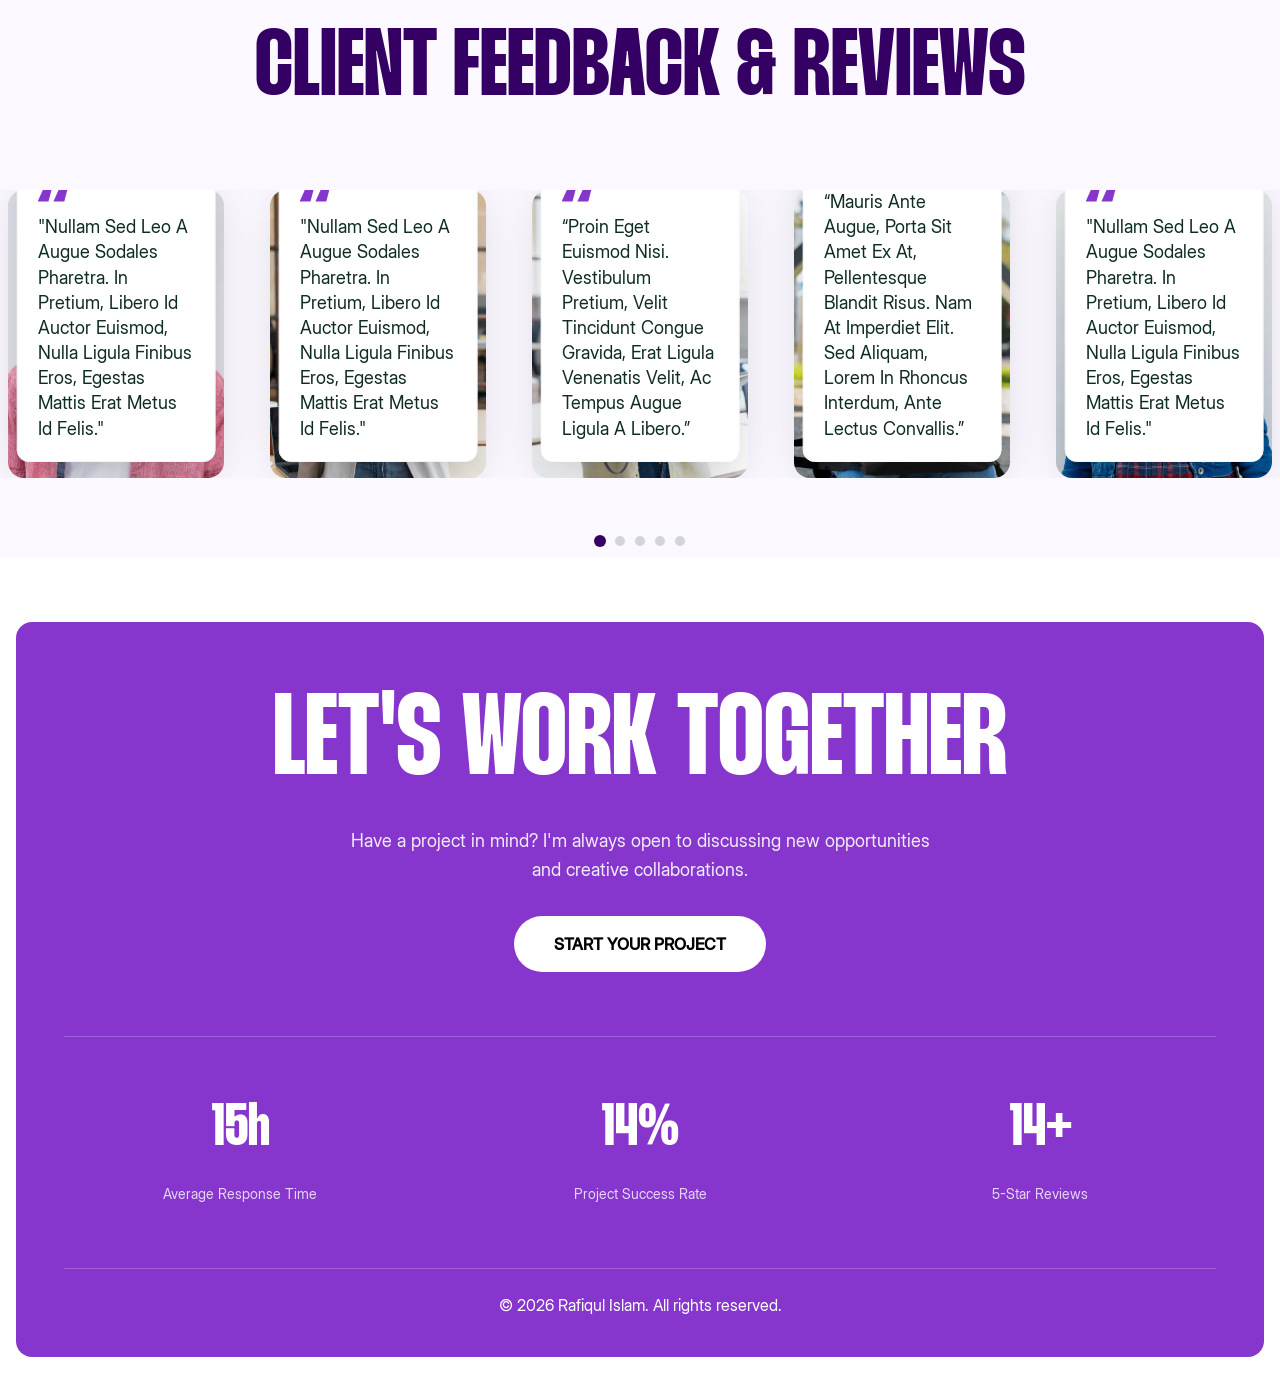
<file: project.html>
<!DOCTYPE html>
<html lang="en">

<head>
    <meta charset="UTF-8">
    <meta name="viewport" content="width=device-width, initial-scale=1.0">
    <title>Rafiqul Islam</title>
    <link rel="stylesheet" href="assets/css/style.css">
    <link rel="stylesheet" href="assets/css/splide.min.css">
</head>

<body>


    <nav id="navbar" class="navbar">
        <div class="nav-container">
            <a href="index.html" class="nav-brand">
                <div class="brand-img-wrapper">
                    <img src="assets/images/nav-img.png" alt="Rafiqul Islam" class="brand-img" />
                </div>
                <span class="brand-name">Rafiqul Islam</span>
            </a>

            <div class="nav-actions">
                <ul class="desktop-menu">
                    <li><a href="project.html" class="nav-link">Work</a></li>
                    <li><a href="#" class="nav-link">About</a></li>
                    <li><a href="#" class="nav-link">Download CV</a></li>
                </ul>

                <button id="hamburger" class="hamburger">
                    <span id="ham1" class="ham-line"></span>
                    <span id="ham2" class="ham-line"></span>
                    <span id="ham3" class="ham-line ham-short"></span>
                </button>
            </div>
        </div>
    </nav>

    <div id="mobile-menu" class="mobile-menu hidden">
        <a href="project.html" class="mobile-link border-bottom">Work</a>
        <a href="#" class="mobile-link border-bottom">About</a>
        <a href="#" class="mobile-link">Download CV</a>
    </div>

    <!-- Portfolio Section -->
    <section
        class="bg-[#8636CC] flex items-center overflow-hidden pt-20 md:pt-[120px] pb-6 md:pb-[110px] px-4 md:px-0 m-[8px] md:m-[16px] rounded-[16px]">
        <div class="container mx-auto flex flex-col justify-center">
            <h1 class="font-thunder-bold text-[100px] text-white uppercase leading-[0.8] pb-4">
                Portfolio
            </h1>

            <div class="flex items-center gap-3 text-sm font-normal opacity-90">
                <span class="font-inter-display text-white">Home</span>
                <div class="w-1.5 h-1.5 bg-white"></div>
                <span class="font-inter-display text-white">Portfolio</span>
            </div>
        </div>

    </section>

    <!-- projects -->
    <section class="bg-white md:py-0 lg:py-0 lg:mb-0 px-4 md:px-0">
        <div class="container mx-auto pt-6 md:pt-8">

            <div class="pt-0 md:pt-5">
                <div class="flex justify-start w-full">
                    <div class="flex items-center gap-4 overflow-x-auto pb-4 scrollbar-hide whitespace-nowrap">
                        <a href="#" data-filter="all"
                            class="filter-btn active px-3 md:px-5 py-1.5 md:py-2.5 text-[12px] md:text-[15px] font-medium rounded-full text-white bg-[#8636CC]">All</a>

                        <a href="#" data-filter="Brand Identity"
                            class="filter-btn px-3 md:px-5 py-1.5 md:py-2.5 text-[12px] md:text-[15px] font-inter-display-medium rounded-full text-[#303030] bg-[#F3F4F4] hover:bg-[#8636CC] hover:text-white border border-transparent">Brand
                            Identity</a>

                        <a href="#" data-filter="Logo Design"
                            class="filter-btn px-3 md:px-5 py-1.5 md:py-2.5 text-[12px] md:text-[15px] font-inter-display-medium rounded-full text-[#303030] bg-[#F3F4F4] hover:bg-[#8636CC] hover:text-white transition-all border border-transparent">Logo
                            Design</a>

                        <a href="#" data-filter="Social Media"
                            class="filter-btn px-3 md:px-5 py-1.5 md:py-2.5 text-[12px] md:text-[15px] font-inter-display-medium rounded-full text-[#303030] bg-[#F3F4F4] hover:bg-[#8636CC] hover:text-white transition-all border border-transparent">Social
                            Media</a>

                        <a href="#" data-filter="Packaging"
                            class="filter-btn px-3 md:px-5 py-1.5 md:py-2.5 text-[12px] md:text-[15px] font-inter-display-medium rounded-full text-[#303030] bg-[#F3F4F4] hover:bg-[#8636CC] hover:text-white transition-all border border-transparent">Packaging</a>

                        <a href="#" data-filter="Motion Graphics"
                            class="filter-btn px-3 md:px-5 py-1.5 md:py-2.5 text-[12px] md:text-[15px] font-inter-display-medium rounded-full text-[#303030] bg-[#F3F4F4] hover:bg-[#8636CC] hover:text-white transition-all border border-transparent">Motion
                            Graphics</a>

                        <a href="#" data-filter="Explainer Videos"
                            class="filter-btn px-3 md:px-5 py-1.5 md:py-2.5 text-[12px] md:text-[15px] font-inter-display-medium rounded-full text-[#303030] bg-[#F3F4F4] hover:bg-[#8636CC] hover:text-white transition-all border border-transparent">Explainer
                            Videos</a>

                        <a href="#" data-filter="Presentation"
                            class="filter-btn px-3 md:px-5 py-1.5 md:py-2.5 text-[12px] md:text-[15px] font-inter-display-medium rounded-full text-[#303030] bg-[#F3F4F4] hover:bg-[#8636CC] hover:text-white transition-all border border-transparent">Presentation</a>

                        <a href="#" data-filter="Print"
                            class="filter-btn px-3 md:px-5 py-1.5 md:py-2.5 text-[12px] md:text-[15px] font-inter-display-medium rounded-full text-[#303030] bg-[#F3F4F4] hover:bg-[#8636CC] hover:text-white transition-all border border-transparent">Print</a>
                    </div>
                </div>
            </div>


            <div class="w-full py-[50px] md:py-[86px] border border-white/5">

                <div class="grid grid-cols-1 md:grid-cols-2 gap-8">
                    <a href="project-details.html" data-category="brand identity"
                        class="project-item group cursor-pointer max-w-[840px] overflow-hidden">
                        <div class="rounded-xl overflow-hidden mb-4">
                            <img src="assets/images/featured-image1.webp" alt="Social Media Campaign"
                                class="w-full h-full object-cover transition-transform duration-500 group-hover:scale-[1.02]">
                        </div>
                        <h2 class="text-[24px] md:text-[40px] font-thunder-medium uppercase">Hello Mello – Social
                            Media Campaign
                        </h2>
                    </a>

                    <a href="project-details.html" data-category="social media"
                        class="project-item group cursor-pointer max-w-[840px] overflow-hidden">
                        <div class="rounded-xl overflow-hidden mb-4">
                            <img src="assets/images/featured-image2.webp" alt="NEXUS PLATFORM"
                                class="w-full h-full object-cover transition-transform duration-500 group-hover:scale-[1.02]">
                        </div>
                        <h2 class="text-[24px] md:text-[40px] font-thunder-medium uppercase">NEXUS PLATFORM</h2>
                    </a>

                    <a href="project-details.html" data-category="logo design"
                        class="project-item group cursor-pointer max-w-[840px] overflow-hidden">
                        <div class="rounded-xl overflow-hidden mb-4">
                            <img src="assets/images/featured-image3.webp" alt="Cream Tube Label Design"
                                class="w-full h-full object-cover transition-transform duration-500 group-hover:scale-[1.02]">
                        </div>
                        <h2 class="text-[24px] md:text-[40px] font-thunder-medium uppercase">Cream Tube Label Design
                        </h2>
                    </a>

                    <a href="project-details.html" data-category="packaging"
                        class="project-item group cursor-pointer w-full md:max-w-[840px] overflow-hidden">
                        <div class="rounded-xl overflow-hidden mb-4">
                            <img src="assets/images/featured-image4.webp" alt="Premium Craft Beer Can Label Design"
                                class="w-full h-full object-cover transition-transform duration-500 group-hover:scale-[1.02]">
                        </div>
                        <h2 class="text-[24px] md:text-[40px] font-thunder-medium uppercase">Premium Craft Beer
                            Can Label Design</h2>
                    </a>
                    <a href="project-details.html" data-category="packaging"
                        class="project-item group cursor-pointer w-full md:max-w-[840px] overflow-hidden">
                        <div class="rounded-xl overflow-hidden mb-4">
                            <img src="assets/images/featured-image5.webp" alt="Cream Tube Label Design"
                                class="w-full h-full object-cover transition-transform duration-500 group-hover:scale-[1.02]">
                        </div>
                        <h2 class="text-[24px] md:text-[40px] font-thunder-medium uppercase">Cream Tube Label Design
                        </h2>
                    </a>
                    <a href="project-details.html" data-category="packaging"
                        class="project-item group cursor-pointer w-full md:max-w-[840px] overflow-hidden">
                        <div class="rounded-xl overflow-hidden mb-4">
                            <img src="assets/images/featured-image6.webp" alt="Premium Craft Beer Can Label Design"
                                class="w-full h-full object-cover transition-transform duration-500 group-hover:scale-[1.02]">
                        </div>
                        <h2 class="text-[24px] md:text-[40px] font-thunder-medium uppercase">Premium Craft Beer Can
                            Label Design</h2>
                    </a>
                    <a href="project-details.html" data-category="packaging"
                        class="project-item group cursor-pointer w-full md:max-w-[840px] overflow-hidden">
                        <div class="rounded-xl overflow-hidden mb-4">
                            <img src="assets/images/featured-image7.webp" alt="Orange Juice Pouch Packaging Design"
                                class="w-full h-full object-cover transition-transform duration-500 group-hover:scale-[1.02]">
                        </div>
                        <h2 class="text-[24px] md:text-[40px] font-thunder-medium uppercase">Orange Juice Pouch
                            Packaging Design</h2>
                    </a>
                    <a href="project-details.html" data-category="packaging"
                        class="project-item group cursor-pointer w-full md:max-w-[840px] overflow-hidden">
                        <div class="rounded-xl overflow-hidden mb-4">
                            <img src="assets/images/featured-image8.webp" alt="Premium Craft Beer Can Label Design"
                                class="w-full h-full object-cover transition-transform duration-500 group-hover:scale-[1.02]">
                        </div>
                        <h2 class="text-[24px] md:text-[40px] font-thunder-medium uppercase">Premium Craft Beer
                            Can Label Design</h2>
                    </a>
                    <a href="project-details.html" data-category="packaging"
                        class="project-item group cursor-pointer w-full md:max-w-[840px] overflow-hidden">
                        <div class="rounded-xl overflow-hidden mb-4">
                            <img src="assets/images/featured-image9.webp" alt="Cream Tube Label Design"
                                class="w-full h-full object-cover transition-transform duration-500 group-hover:scale-[1.02]">
                        </div>
                        <h2 class="text-[24px] md:text-[40px] font-thunder-medium uppercase">Cream Tube Label Design
                        </h2>
                    </a>
                    <a href="project-details.html" data-category="packaging"
                        class="project-item group cursor-pointer w-full md:max-w-[840px] overflow-hidden">
                        <div class="rounded-xl overflow-hidden mb-4">
                            <img src="assets/images/featured-image10.webp" alt="Makita GV010 5-Inch Disc Sander"
                                class="w-full h-full object-cover transition-transform duration-500 group-hover:scale-[1.02]">
                        </div>
                        <h2 class="text-[24px] md:text-[40px] font-thunder-medium uppercase">Makita GV010 5-Inch Disc
                            Sander</h2>
                    </a>
                </div>
            </div>


        </div>
    </section>


    <!-- number count -->
    <section class="p-8 bg-[#8636CC] overflow-hidden m-[8px] md:m-[16px] rounded-[16px]">
        <div class="container mx-auto py-[20px] md:py-[88px]">
            <div class="grid grid-cols-2 lg:grid-cols-4 gap-y-12 gap-x-4 text-white">

                <div class="flex flex-col items-start md:items-center">
                    <div class="flex items-baseline">
                        <h2 class="counter text-[36px] md:text-[96px] font-thunder-bold leading-none" data-target="150">
                            0</h2>
                        <span class="text-[36px] md:text-[96px] font-thunder-bold leading-none">+</span>
                    </div>
                    <p class="text-[14px] md:text-[20px] font-medium opacity-90">Projects Completed</p>
                </div>

                <div class="flex flex-col items-start md:items-center">
                    <div class="flex items-baseline">
                        <h2 class="counter text-[36px] md:text-[96px] font-thunder-bold leading-none" data-target="150">
                            0</h2>
                        <span class="text-[36px] md:text-[96px] font-thunder-bold leading-none">+</span>
                    </div>
                    <p class="text-[14px] md:text-[20px] font-medium opacity-90">Happy Clients</p>
                </div>

                <div class="flex flex-col items-start md:items-center">
                    <div class="flex items-baseline">
                        <h2 class="counter text-[36px] md:text-[96px] font-thunder-bold leading-none" data-target="150">
                            0
                        </h2>
                        <span class="text-[36px] md:text-[96px] font-thunder-bold leading-none">+</span>
                    </div>
                    <p class="text-[14px] md:text-[20px] font-medium opacity-90">Awards Won</p>
                </div>

                <div class="flex flex-col items-start md:items-center">
                    <div class="flex items-baseline">
                        <h2 class="counter text-[36px] md:text-[96px] font-thunder-bold leading-none" data-target="50">0
                        </h2>
                        <span class="text-[36px] md:text-[96px] font-thunder-bold leading-none">+</span>
                    </div>
                    <p class="text-[14px] md:text-[20px] font-medium opacity-90">Years of Experience</p>
                </div>

            </div>
        </div>
    </section>


    <!-- Featured Projects -->
    <section class="px-4 py-8 md:py-16">
        <div class="container mx-auto">
            <div class="mb-8 md:mb-10">
                <h2 class="text-[46px] md:text-[96px] font-thunder-bold text-[#3b0764] uppercase sm:leading-tight">
                    Featured Projects
                </h2>
                <p class="text-gray-600 max-w-sm text-sm leading-relaxed">
                    Hand-picked selection of my most impactful work across different design disciplines.
                </p>
            </div>

            <div class="space-y-20">

                <div class="grid grid-cols-1 md:grid-cols-12 gap-y-6 md:gap-y-12 items-center">
                    <div class="md:col-span-7">
                        <div class="rounded-2xl flex items-center justify-center overflow-hidden">
                            <img src="assets/images/featured-image3.webp" alt="Velocity Sports Brand"
                                class="w-full aspect-[840/500] object-cover" />
                        </div>
                    </div>
                    <div class="md:col-span-5 pl-0 md:pl-8">
                        <h3 class="font-thunder-semi-bold text-[32px] md:text-[48px] uppercase pb-4 text-[#404040]">
                            Velocity Sports Brand
                        </h3>
                        <p class=" text-[#404040] text-[18px] pb-6 leading-relaxed">
                            Complete brand identity system for an emerging athletic wear company, including logo design,
                            brand guidelines, packaging, and digital assets. The project focused on creating a dynamic,
                            energetic visual language that resonates with active lifestyle enthusiasts.
                        </p>
                        <div class="flex flex-wrap gap-2 mb-6">
                            <span
                                class="px-4 py-2 border border-gray-200 rounded-lg text-[14px] md:text-[20px] text-[#404040]">Logo
                                Design</span>
                            <span
                                class="px-4 py-2 border border-gray-200 rounded-lg text-[14px] md:text-[20px] text-[#404040]">Brand
                                Design</span>
                            <span
                                class="px-4 py-2 border border-gray-200 rounded-lg text-[14px] md:text-[20px] text-[#404040]">2026</span>
                        </div>
                        <a href="#"
                            class="inline-flex items-center text-[18px] border-b border-black pb-1 hover:text-gray-600 transition-colors">
                            View Project <span class="ml-2">→</span>
                        </a>
                    </div>
                </div>

                <div class="grid grid-cols-1 md:grid-cols-12 gap-y-6 md:gap-y-12 items-center">
                    <div class="md:col-span-5 md:pr-8 order-2 md:order-1">
                        <h3 class="text-[32px] md:text-[48px] font-thunder-semi-bold uppercase pb-4 text-[#404040]">
                            Bluechip Yacht Sales — Modern Logo
                        </h3>
                        <p class="text-[#404040] text-[18px] pb-6 leading-relaxed">
                            Complete brand identity system for an emerging athletic wear company, including logo design,
                            brand guidelines, packaging, and digital assets. The project focused on creating a dynamic,
                            energetic visual language that resonates with active lifestyle enthusiasts.
                        </p>
                        <div class="flex flex-wrap gap-2 mb-6">
                            <span
                                class="px-4 py-2 border border-gray-200 rounded-lg text-[14px] md:text-[20px] text-[#404040]">Logo
                                Design</span>
                            <span
                                class="px-4 py-2 border border-gray-200 rounded-lg text-[14px] md:text-[20px] text-[#404040]">Brand
                                Design</span>
                            <span
                                class="px-4 py-2 border border-gray-200 rounded-lg text-[14px] md:text-[20px] text-[#404040]">2026</span>
                        </div>
                        <a href="#"
                            class="inline-flex items-center text-[18px] border-b border-black pb-1 hover:text-gray-600 transition-colors">
                            View Project <span class="ml-2">→</span>
                        </a>
                    </div>
                    <div class="md:col-span-7 order-1 md:order-2">
                        <div class="rounded-2xl flex items-center justify-center overflow-hidden">
                            <img src="assets/images/featured-image11.webp" alt="Bluechip Yacht Sales — Modern Logo"
                                class="w-full aspect-[840/500] object-cover" />
                        </div>
                    </div>
                </div>


                <div class="grid grid-cols-1 md:grid-cols-12 gap-y-6 md:gap-y-12 items-center">
                    <div class="md:col-span-7">
                        <div class="rounded-2xl flex items-center justify-center overflow-hidden">
                            <img src="assets/images/featured-image12.webp" alt="Velocity Sports Brand"
                                class="w-full aspect-[840/500] object-cover" />
                        </div>
                    </div>
                    <div class="md:col-span-5 md:pl-8">
                        <h3 class="font-thunder-semi-bold text-[32px] md:text-[48px] uppercase pb-4 text-[#404040]">
                            Book Cover – Roots and Resilience
                        </h3>
                        <p class=" text-[#404040] text-[18px] pb-6 leading-relaxed">
                            Complete brand identity system for an emerging athletic wear company, including logo design,
                            brand guidelines, packaging, and digital assets. The project focused on creating a dynamic,
                            energetic visual language that resonates with active lifestyle enthusiasts.
                        </p>
                        <div class="flex flex-wrap gap-2 mb-6">
                            <span
                                class="px-4 py-2 border border-gray-200 rounded-lg text-[14px] md:text-[20px] text-[#404040]">Logo
                                Design</span>
                            <span
                                class="px-4 py-2 border border-gray-200 rounded-lg text-[14px] md:text-[20px] text-[#404040]">Brand
                                Design</span>
                            <span
                                class="px-4 py-2 border border-gray-200 rounded-lg text-[14px] md:text-[20px] text-[#404040]">2026</span>
                        </div>
                        <a href="#"
                            class="inline-flex items-center text-[18px] border-b border-black pb-1 hover:text-gray-600 transition-colors">
                            View Project <span class="ml-2">→</span>
                        </a>
                    </div>
                </div>

                <div class="grid grid-cols-1 md:grid-cols-12 gap-y-6 md:gap-y-12 items-center">
                    <div class="md:col-span-5 md:pr-8 order-2 md:order-1">
                        <h3 class="text-[32px] md:text-[48px] font-thunder-semi-bold uppercase pb-4 text-[#404040]">
                            Furniture Catalog Design
                        </h3>
                        <p class="text-[#404040] text-[18px] pb-6 leading-relaxed">
                            Complete brand identity system for an emerging athletic wear company, including logo design,
                            brand guidelines, packaging, and digital assets. The project focused on creating a dynamic,
                            energetic visual language that resonates with active lifestyle enthusiasts.
                        </p>
                        <div class="flex flex-wrap gap-2 mb-6">
                            <span
                                class="px-4 py-2 border border-gray-200 rounded-lg text-[14px] md:text-[20px] text-[#404040]">Logo
                                Design</span>
                            <span
                                class="px-4 py-2 border border-gray-200 rounded-lg text-[14px] md:text-[20px] text-[#404040]">Brand
                                Design</span>
                            <span
                                class="px-4 py-2 border border-gray-200 rounded-lg text-[14px] md:text-[20px] text-[#404040]">2026</span>
                        </div>
                        <a href="#"
                            class="inline-flex items-center text-[18px] border-b border-black pb-1 hover:text-gray-600 transition-colors">
                            View Project <span class="ml-2">→</span>
                        </a>
                    </div>
                    <div class="md:col-span-7 order-1 md:order-2">
                        <div class="rounded-2xl flex items-center justify-center overflow-hidden">
                            <img src="assets/images/featured-image13.webp" alt="Bluechip Yacht Sales — Modern Logo"
                                class="w-full aspect-[840/500] object-cover" />
                        </div>
                    </div>
                </div>

            </div>
        </div>
    </section>

    <!-- Client Feedback & Reviews -->
    <section id="feedback-slider" class="splide bg-[#FCF8FF] pt-8 md:pt-16 pb-10 md:pb-20 mb-16"
        aria-label="Client Feedback">
        <div class="container mx-auto">
            <h2 class="font-thunder-bold text-center text-[56px] md:text-[96px] text-[#350063] uppercase pb-4 md:pb-12">
                Client Feedback & Reviews
            </h2>
        </div>

        <div class="splide__track">
            <ul class="splide__list">
                <li class="splide__slide px-2">
                    <div class="relative">
                        <div class="rounded-2xl overflow-hidden bg-gray-200 aspect-[3/4]">
                            <img src="assets/images/feedback-img1.webp" alt="Client 1"
                                class="w-full h-full object-cover">
                        </div>
                        <div
                            class="absolute bottom-4 left-1/2 -translate-x-1/2 w-[92%] bg-white p-5 rounded-xl shadow-2xl border border-gray-50">
                            <img src="assets/images/feedback-icon.svg" alt="Quote" class="w-8 mb-3">
                            <p class="text-[14px] md:text-[18px] leading-[1.4] text-[#0F2C24] font-medium mx-">
                                “Proin Eget Euismod Nisi. Vestibulum Pretium, Velit Tincidunt Congue Gravida, Erat
                                Ligula Venenatis Velit, Ac Tempus Augue Ligula A Libero.”
                            </p>
                        </div>
                    </div>
                </li>

                <li class="splide__slide px-2">
                    <div class="relative">
                        <div class="rounded-2xl overflow-hidden bg-gray-200 aspect-[3/4]">
                            <img src="assets/images/feedback-img2.webp" alt="Client 2"
                                class="w-full h-full object-cover">
                        </div>
                        <div
                            class="absolute bottom-4 left-1/2 -translate-x-1/2 w-[92%] bg-white p-5 rounded-xl shadow-2xl border border-gray-50">
                            <img src="assets/images/feedback-icon.svg" alt="Quote" class="w-8 mb-3">
                            <p class="text-[14px] md:text-[18px] leading-[1.4] text-[#0F2C24] font-medium">
                                “Mauris Ante Augue, Porta Sit Amet Ex At, Pellentesque Blandit Risus. Nam At Imperdiet
                                Elit. Sed Aliquam, Lorem In Rhoncus Interdum, Ante Lectus Convallis.”
                            </p>
                        </div>
                    </div>
                </li>

                <li class="splide__slide px-2">
                    <div class="relative">
                        <div class="rounded-2xl overflow-hidden bg-gray-200 aspect-[3/4]">
                            <img src="assets/images/feedback-img3.webp" alt="Client 3"
                                class="w-full h-full object-cover">
                        </div>
                        <div
                            class="absolute bottom-4 left-1/2 -translate-x-1/2 w-[92%] bg-white p-5 rounded-xl shadow-2xl border border-gray-100">
                            <img src="assets/images/feedback-icon.svg" alt="Quote" class="w-8 mb-3">
                            <p class="text-[14px] md:text-[18px] leading-[1.4] text-[#0F2C24] font-medium">
                                "Nullam Sed Leo A Augue Sodales Pharetra. In Pretium, Libero Id Auctor Euismod, Nulla
                                Ligula Finibus Eros, Egestas Mattis Erat Metus Id Felis."
                            </p>
                        </div>
                    </div>
                </li>

                <li class="splide__slide px-2">
                    <div class="relative">
                        <div class="rounded-2xl overflow-hidden bg-gray-200 aspect-[3/4]">
                            <img src="assets/images/feedback-img5.webp" alt="Client 4"
                                class="w-full h-full object-cover">
                        </div>
                        <div
                            class="absolute bottom-4 left-1/2 -translate-x-1/2 w-[92%] bg-white p-5 rounded-xl shadow-2xl border border-gray-100">
                            <img src="assets/images/feedback-icon.svg" alt="Quote" class="w-8 mb-3">
                            <p class="text-[14px] md:text-[18px] leading-[1.4] text-[#0F2C24] font-medium">
                                "Nullam Sed Leo A Augue Sodales Pharetra. In Pretium, Libero Id Auctor Euismod, Nulla
                                Ligula Finibus Eros, Egestas Mattis Erat Metus Id Felis."
                            </p>
                        </div>
                    </div>
                </li>

                <li class="splide__slide px-2">
                    <div class="relative">
                        <div class="rounded-2xl overflow-hidden bg-gray-200 aspect-[3/4]">
                            <img src="assets/images/feedback-img6.webp" alt="Client 5"
                                class="w-full h-full object-cover">
                        </div>
                        <div
                            class="absolute bottom-4 left-1/2 -translate-x-1/2 w-[92%] bg-white p-5 rounded-xl shadow-2xl border border-gray-100">
                            <img src="assets/images/feedback-icon.svg" alt="Quote" class="w-8 mb-3">
                            <p class="text-[14px] md:text-[18px] leading-[1.4] text-[#0F2C24] font-medium">
                                "Nullam Sed Leo A Augue Sodales Pharetra. In Pretium, Libero Id Auctor Euismod, Nulla
                                Ligula Finibus Eros, Egestas Mattis Erat Metus Id Felis."
                            </p>
                        </div>
                    </div>
                </li>
            </ul>
        </div>
    </section>


    <!-- footer -->
    <footer class="main-footer">
        <div class="footer-container">
            <h2 class="footer-title">
                Let's Work Together
            </h2>

            <p class="footer-description">
                Have a project in mind? I'm always open to discussing new opportunities and creative collaborations.
            </p>

            <button class="footer-cta">
                Start Your Project
            </button>

            <div class="footer-divider-top"></div>

            <div class="stats-grid">
                <div class="stat-item">
                    <div class="stat-number">
                        <span class="counter" data-target="24">0</span>h
                    </div>
                    <p class="stat-label">Average Response Time</p>
                </div>
                <div class="stat-item">
                    <div class="stat-number">
                        <span class="counter" data-target="100">0</span>%
                    </div>
                    <p class="stat-label">Project Success Rate</p>
                </div>
                <div class="stat-item">
                    <div class="stat-number">
                        <span class="counter" data-target="50">0</span>+
                    </div>
                    <p class="stat-label">5-Star Reviews</p>
                </div>
            </div>
        </div>

        <div class="footer-divider-bottom"></div>
        <div class="footer-copyright">
            © 2026 Rafiqul Islam. All rights reserved.
        </div>
    </footer>

    <script src="assets/js/splide.min.js"></script>
    <script src="assets/js/script.js"></script>

</body>

</html>
</file>
